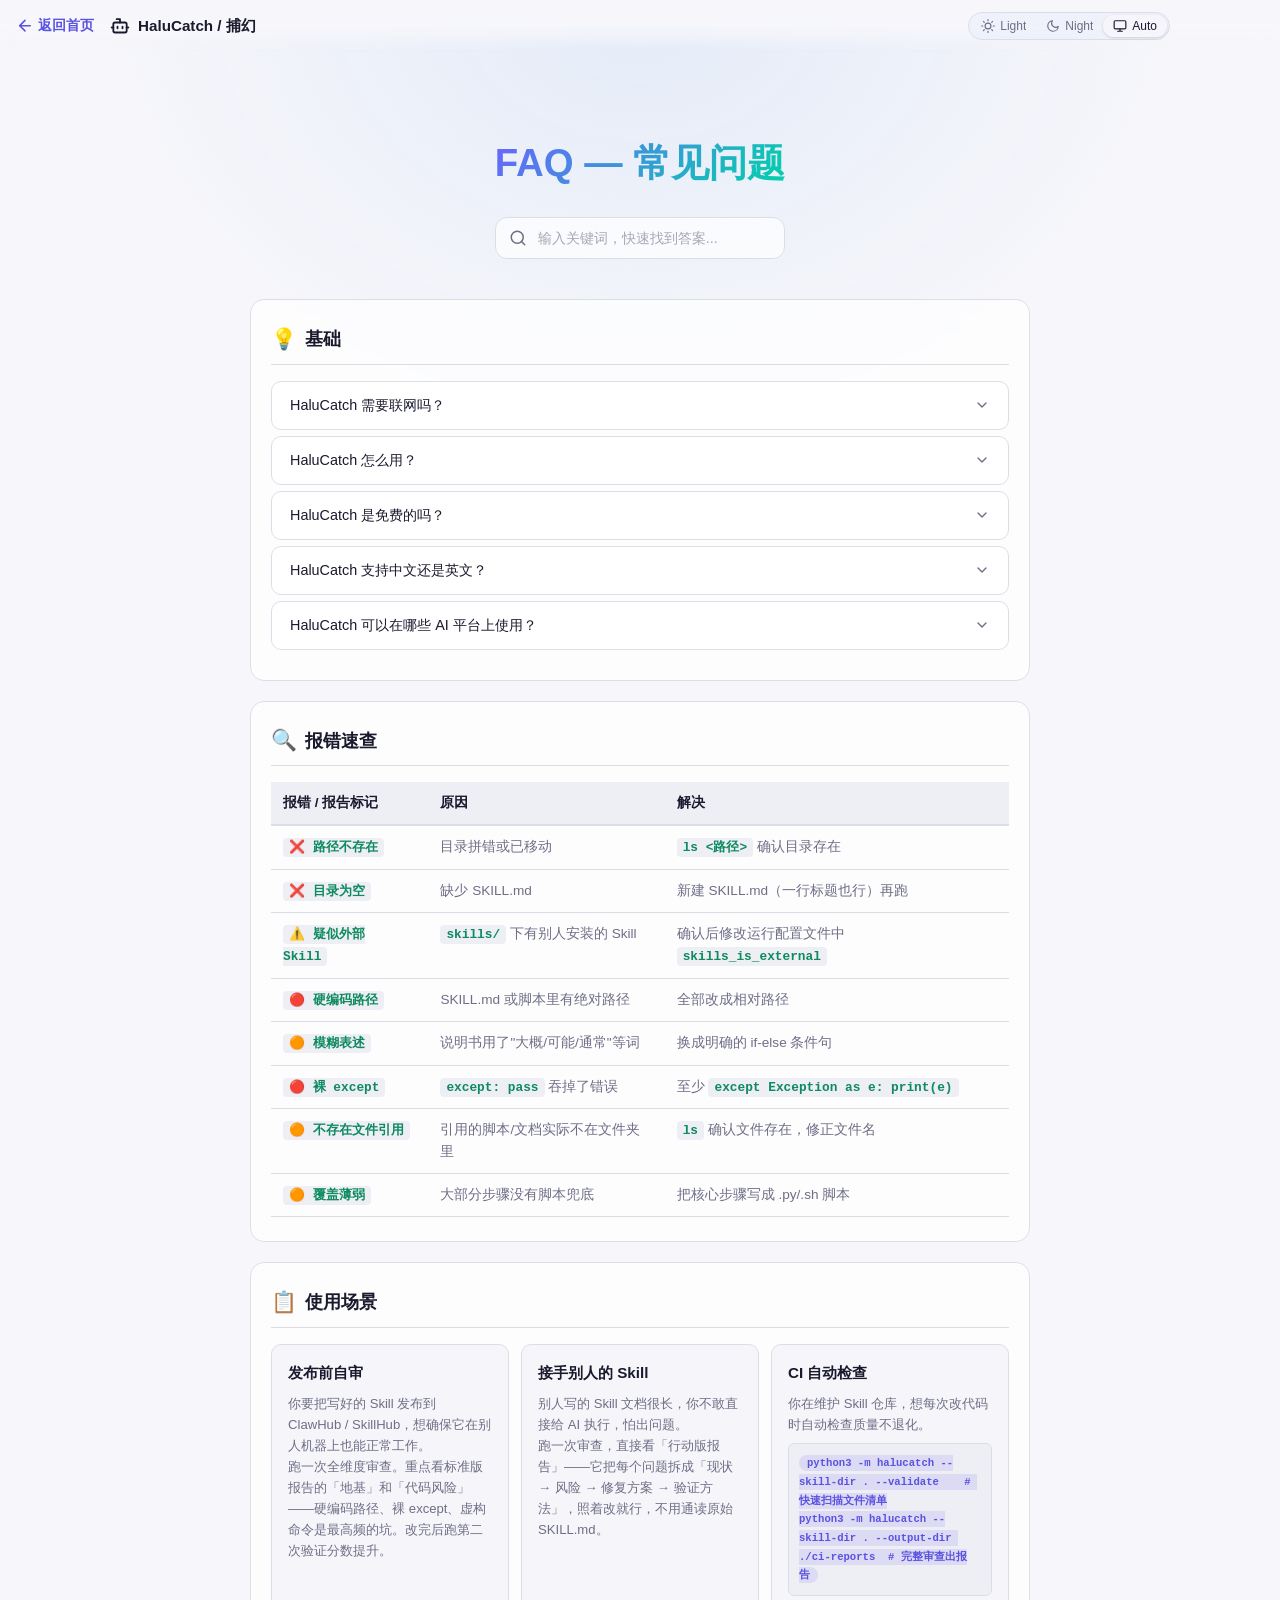
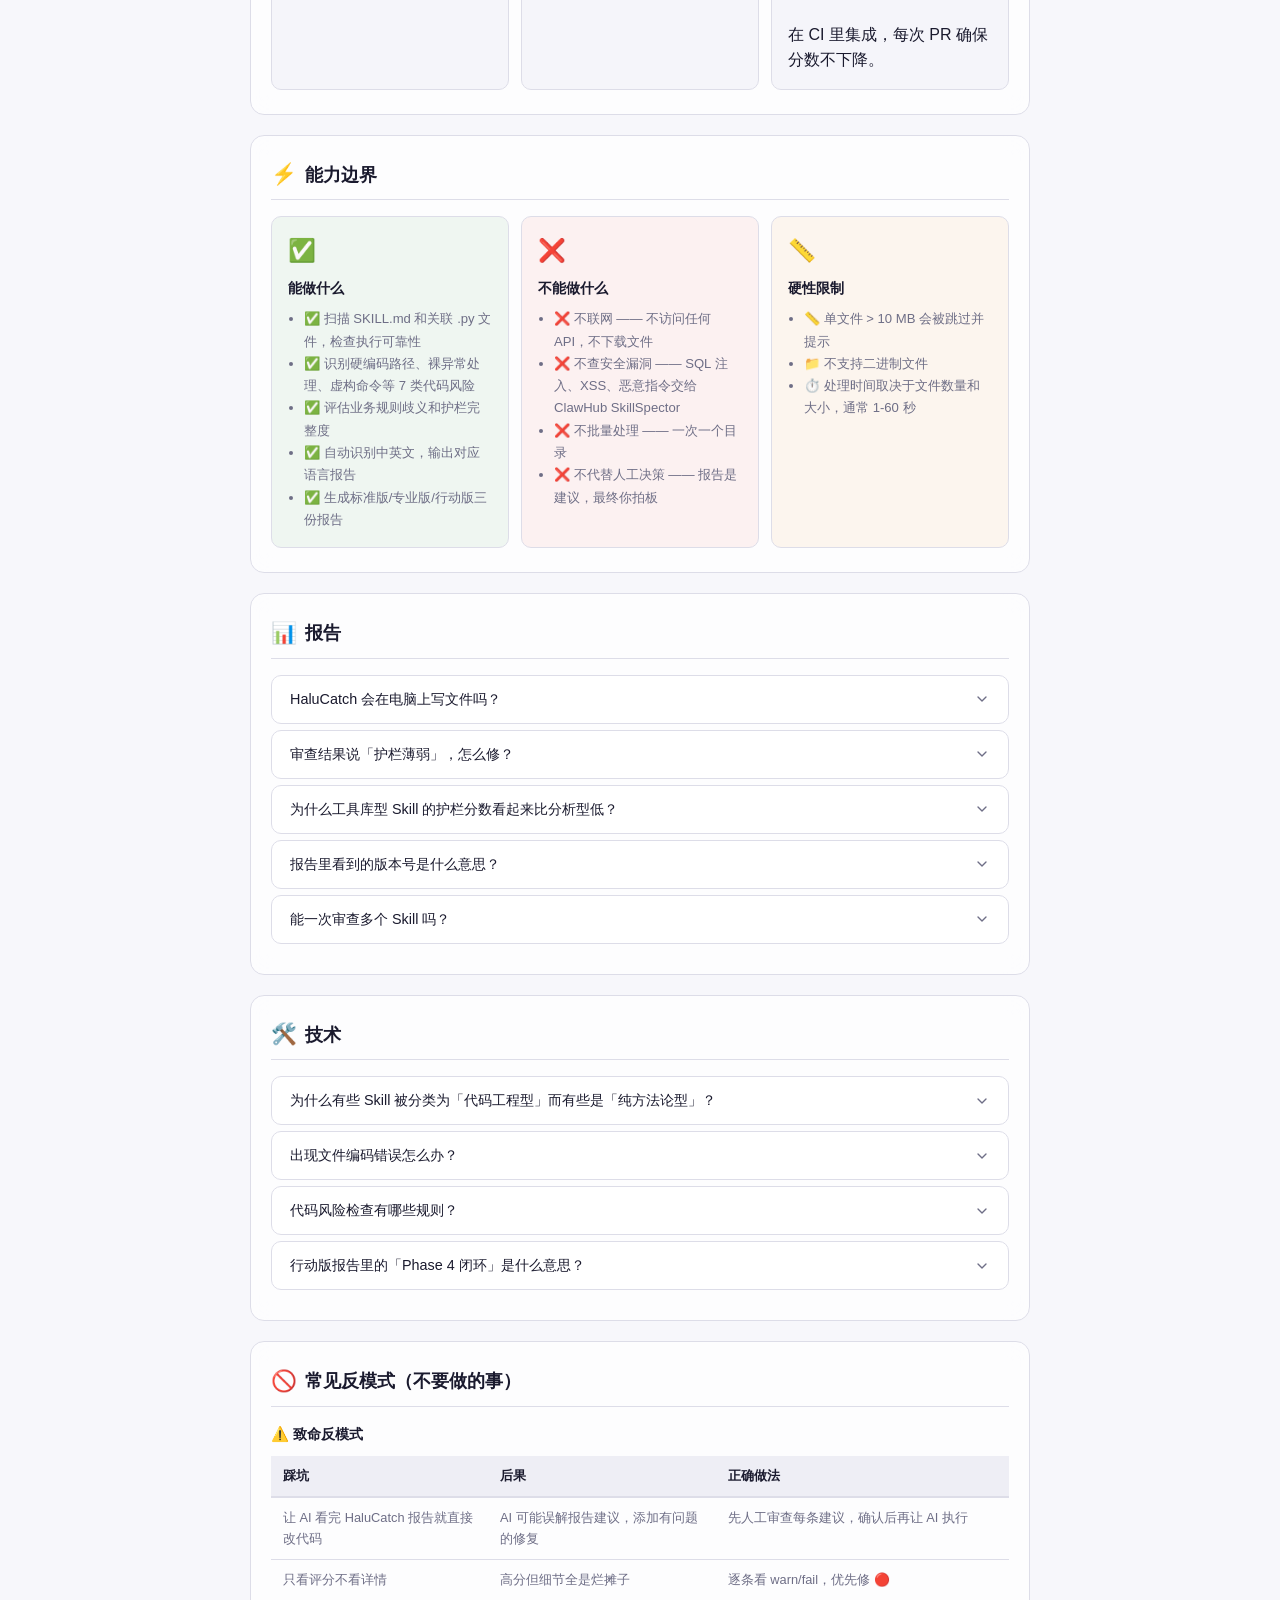
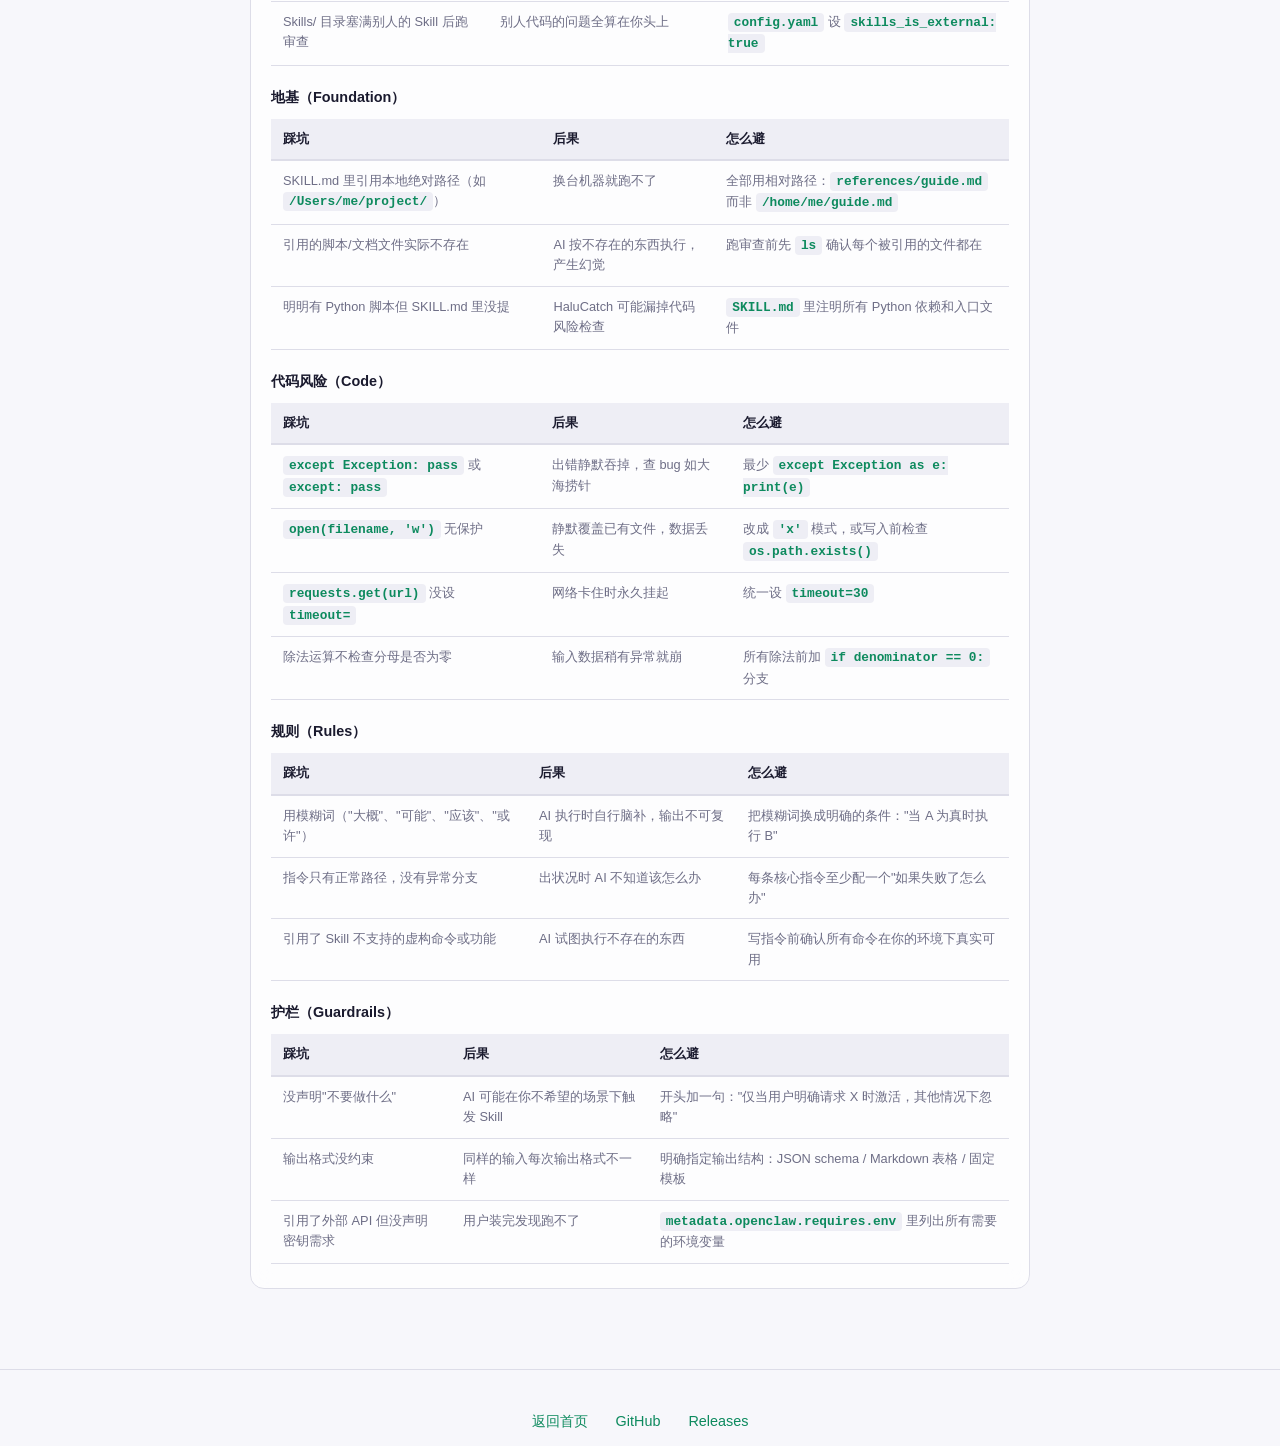
<file: docs/faq/index.html>
<!DOCTYPE html>
<html lang="zh-CN">
<head>
  <meta charset="UTF-8">
  <meta name="viewport" content="width=device-width, initial-scale=1.0">
  <title>FAQ — 常见问题</title>
  <meta name="description" content="HaluCatch 常见问题：安装配置、报错速查、使用场景、能力边界、技术细节">
  <meta property="og:title" content="FAQ — 常见问题">
  <meta property="og:description" content="HaluCatch 常见问题：安装配置、报错速查、使用场景、能力边界、技术细节">
  <meta property="og:url" content="https://codermoray.github.io/HaluCatch/faq/">
  <meta property="og:type" content="website">
  <meta property="og:image" content="https://codermoray.github.io/HaluCatch/og-image.png">
  <meta property="og:image:width" content="1200">
  <meta property="og:image:height" content="630">
  <meta name="twitter:card" content="summary_large_image">
  <meta name="twitter:title" content="FAQ — 常见问题">
  <meta name="twitter:description" content="HaluCatch 常见问题：安装配置、报错速查、使用场景、能力边界、技术细节">
  <meta name="twitter:image" content="https://codermoray.github.io/HaluCatch/og-image.png">
  <link rel="canonical" href="https://codermoray.github.io/HaluCatch/faq/">
  <link rel="icon" type="image/svg+xml" href="../favicon.svg">
  <script>
    var HC_VER = '1.8.8';
    var HC_VER_SHORT = '1.8';

    var _t = (function(){ try { return localStorage.getItem('halucatch-theme'); } catch(e){} return null; })() || 'system';
    if (_t === 'system') _t = matchMedia('(prefers-color-scheme: dark)').matches ? 'dark' : 'light';
    document.documentElement.setAttribute('data-theme', 'dark');
    document.write('<style>html,body{background:#0a0a0f}</style>');
  </script>
  <link rel="stylesheet" href="../assets/css/style.css">
  <link rel="stylesheet" href="../assets/css/faq-page.css">
</head>
<body class="faq-page">

<a href="#faq-main" class="skip-link">跳转到主要内容</a>

<!-- Navigation -->
<nav class="nav">
  <a href="../index.html" class="nav-back-link">
    <svg width="18" height="18" viewBox="0 0 24 24" fill="none" stroke="currentColor" stroke-width="2" stroke-linecap="round" stroke-linejoin="round"><path d="M12 19l-7-7 7-7"/><path d="M19 12H5"/></svg>
    <span class="back-label-full">返回首页</span>
    <span class="back-label-short">返回</span>
  </a>
  <div class="nav-inner">
    <span class="nav-brand">
      <svg width="20" height="20" viewBox="0 0 24 24" fill="none" stroke="currentColor" stroke-width="2.2" stroke-linecap="round" stroke-linejoin="round"><path d="M12 8V4H8"/><rect width="16" height="12" x="4" y="8" rx="2"/><path d="M2 14h2"/><path d="M20 14h2"/><path d="M15 13v2"/><path d="M9 13v2"/></svg>
      <span class="brand-wrap"><span class="brand-full">HaluCatch / 捕幻</span><span class="brand-short">捕幻</span></span>
    </span>
    <div class="nav-tools">
      <div class="theme-pill" id="theme-pill">
        <button class="theme-pill-btn" data-theme="light"><svg viewBox="0 0 24 24" fill="none" stroke="currentColor" stroke-width="2" stroke-linecap="round" stroke-linejoin="round"><circle cx="12" cy="12" r="5"/><path d="M12 1v2M12 21v2M4.22 4.22l1.42 1.42M18.36 18.36l1.42 1.42M1 12h2M21 12h2M4.22 19.78l1.42-1.42M18.36 5.64l1.42-1.42"/></svg><span class="pill-label">Light</span></button>
        <button class="theme-pill-btn" data-theme="dark"><svg viewBox="0 0 24 24" fill="none" stroke="currentColor" stroke-width="2" stroke-linecap="round" stroke-linejoin="round"><path d="M21 12.79A9 9 0 1 1 11.21 3 7 7 0 0 0 21 12.79z"/></svg><span class="pill-label">Night</span></button>
        <button class="theme-pill-btn" data-theme="system"><svg viewBox="0 0 24 24" fill="none" stroke="currentColor" stroke-width="2" stroke-linecap="round" stroke-linejoin="round"><rect x="2" y="3" width="20" height="14" rx="2"/><path d="M8 21h8M12 17v4"/></svg><span class="pill-label">Auto</span></button>
      </div>
    </div>
  </div>
</nav>

<!-- Hero / Title -->
<section class="faq-hero" id="faq-main">
  <h1>FAQ — 常见问题</h1>
  <div class="faq-search-wrap">
    <svg class="faq-search-icon" width="18" height="18" viewBox="0 0 24 24" fill="none" stroke="currentColor" stroke-width="2" stroke-linecap="round" stroke-linejoin="round"><circle cx="11" cy="11" r="8"/><path d="m21 21-4.35-4.35"/></svg>
    <input type="text" class="faq-search" placeholder="输入关键词，快速找到答案...">
    <button class="faq-search-clear" id="faq-search-clear" aria-label="Clear">
      <svg width="16" height="16" viewBox="0 0 24 24" fill="none" stroke="currentColor" stroke-width="2" stroke-linecap="round" stroke-linejoin="round"><path d="M18 6 6 18M6 6l12 12"/></svg>
    </button>
  </div>
</section>

<!-- FAQ Content -->
<main class="faq-content">
  <section class="faq-section qa-section">
  <h3 class="faq-section-title"><span class="fs-icon">💡</span> 基础</h3>
  <div class="faq-item">
      <button class="faq-q" onclick="toggleFaqItem(this)">
        <span>HaluCatch 需要联网吗？</span>
        <svg class="faq-arrow" width="16" height="16" viewBox="0 0 24 24" fill="none" stroke="currentColor" stroke-width="2" stroke-linecap="round" stroke-linejoin="round"><path d="m6 9 6 6 6-6"/></svg>
      </button>
      <div class="faq-a"><p>不需要。全程离线运行，仅扫描本地文件夹中的 SKILL.md 和 .py 文件，不会发起任何网络请求。如果执行卡住，大概率是 AI 对话环境超时或目标路径文件过多导致扫描耗时。</p></div>
    </div>
<div class="faq-item">
      <button class="faq-q" onclick="toggleFaqItem(this)">
        <span>HaluCatch 怎么用？</span>
        <svg class="faq-arrow" width="16" height="16" viewBox="0 0 24 24" fill="none" stroke="currentColor" stroke-width="2" stroke-linecap="round" stroke-linejoin="round"><path d="m6 9 6 6 6-6"/></svg>
      </button>
      <div class="faq-a"><p>对 AI 说「帮我用 HaluCatch 审查 /path/to/skill」即可。AI 会先确认目标路径无误，再开始扫描评估。为避免误操作，请确保指定的路径是希望审查的 Skill 目录，不要指向系统目录或 home 目录。3 步上手：<br><br>1. 跑一次审查 → 看标准版报告了解问题<br>2. 打开 <code>-行动版.md</code> → 从列表第一条开始逐项修复<br>3. 修复后重新跑 → 对比分数是否改善</p></div>
    </div>
<div class="faq-item">
      <button class="faq-q" onclick="toggleFaqItem(this)">
        <span>HaluCatch 是免费的吗？</span>
        <svg class="faq-arrow" width="16" height="16" viewBox="0 0 24 24" fill="none" stroke="currentColor" stroke-width="2" stroke-linecap="round" stroke-linejoin="round"><path d="m6 9 6 6 6-6"/></svg>
      </button>
      <div class="faq-a"><p>是。HaluCatch 采用 MIT 开源协议，完全免费，包括个人和商业使用。源代码在 GitHub 上公开。</p></div>
    </div>
<div class="faq-item">
      <button class="faq-q" onclick="toggleFaqItem(this)">
        <span>HaluCatch 支持中文还是英文？</span>
        <svg class="faq-arrow" width="16" height="16" viewBox="0 0 24 24" fill="none" stroke="currentColor" stroke-width="2" stroke-linecap="round" stroke-linejoin="round"><path d="m6 9 6 6 6-6"/></svg>
      </button>
      <div class="faq-a"><p>都支持。HaluCatch 会自动检测你的 AI 对话环境的语言偏好，输出对应语言的三份报告（标准版、专业版、行动版）。也可以通过 <code>--lang en</code> 或 <code>--lang zh-CN</code> 强制指定。</p></div>
    </div>
<div class="faq-item">
      <button class="faq-q" onclick="toggleFaqItem(this)">
        <span>HaluCatch 可以在哪些 AI 平台上使用？</span>
        <svg class="faq-arrow" width="16" height="16" viewBox="0 0 24 24" fill="none" stroke="currentColor" stroke-width="2" stroke-linecap="round" stroke-linejoin="round"><path d="m6 9 6 6 6-6"/></svg>
      </button>
      <div class="faq-a"><p>HaluCatch 支持所有允许上传提示词/技能的 AI 平台，包括 ClawHub、SkillHub 等技能市场。同时支持纯命令行模式，可以在任何终端中运行。</p></div>
    </div>

</section>

<section class="faq-section table-section">
  <h3 class="faq-section-title"><span class="fs-icon">🔍</span> 报错速查</h3>
  <div class="faq-table-wrap">
    <table class="faq-table">
      <thead><tr><th>报错 / 报告标记</th><th>原因</th><th>解决</th></tr></thead>
<tbody>
      <tr><td><code>❌ 路径不存在</code></td><td>目录拼错或已移动</td><td><code>ls <路径></code> 确认目录存在</td></tr>
      <tr><td><code>❌ 目录为空</code></td><td>缺少 SKILL.md</td><td>新建 SKILL.md（一行标题也行）再跑</td></tr>
      <tr><td><code>⚠️ 疑似外部 Skill</code></td><td><code>skills/</code> 下有别人安装的 Skill</td><td>确认后修改运行配置文件中 <code>skills_is_external</code></td></tr>
      <tr><td><code>🔴 硬编码路径</code></td><td>SKILL.md 或脚本里有绝对路径</td><td>全部改成相对路径</td></tr>
      <tr><td><code>🟠 模糊表述</code></td><td>说明书用了"大概/可能/通常"等词</td><td>换成明确的 if-else 条件句</td></tr>
      <tr><td><code>🔴 裸 except</code></td><td><code>except: pass</code> 吞掉了错误</td><td>至少 <code>except Exception as e: print(e)</code></td></tr>
      <tr><td><code>🟠 不存在文件引用</code></td><td>引用的脚本/文档实际不在文件夹里</td><td><code>ls</code> 确认文件存在，修正文件名</td></tr>
      <tr><td><code>🟠 覆盖薄弱</code></td><td>大部分步骤没有脚本兜底</td><td>把核心步骤写成 .py/.sh 脚本</td></tr>
    </tbody>
  </table>
</div>
</section>

<section class="faq-section scenes-section">
  <h3 class="faq-section-title"><span class="fs-icon">📋</span> 使用场景</h3>
  <div class="scenes-grid">
    <div class="scene-card">
      <h4>发布前自审</h4>
      <p>你要把写好的 Skill 发布到 ClawHub / SkillHub，想确保它在别人机器上也能正常工作。<br>跑一次全维度审查。重点看标准版报告的「地基」和「代码风险」——硬编码路径、裸 except、虚构命令是最高频的坑。改完后跑第二次验证分数提升。</p>
    </div>
    <div class="scene-card">
      <h4>接手别人的 Skill</h4>
      <p>别人写的 Skill 文档很长，你不敢直接给 AI 执行，怕出问题。<br>跑一次审查，直接看「行动版报告」——它把每个问题拆成「现状 → 风险 → 修复方案 → 验证方法」，照着改就行，不用通读原始 SKILL.md。</p>
    </div>
    <div class="scene-card">
      <h4>CI 自动检查</h4>
      <p>你在维护 Skill 仓库，想每次改代码时自动检查质量不退化。<br><pre><code>python3 -m halucatch --skill-dir . --validate    # 快速扫描文件清单<br>python3 -m halucatch --skill-dir . --output-dir ./ci-reports  # 完整审查出报告</code></pre><br>在 CI 里集成，每次 PR 确保分数不下降。</p>
    </div>
  </div>
</section>

<section class="faq-section capabilities-section">
  <h3 class="faq-section-title"><span class="fs-icon">⚡</span> 能力边界</h3>
  <div class="caps-grid">
    <div class="cap-card cap-green">
      <div class="cap-icon">✅</div>
      <h4>能做什么</h4>
      <ul>      <li>✅ 扫描 SKILL.md 和关联 .py 文件，检查执行可靠性</li>
      <li>✅ 识别硬编码路径、裸异常处理、虚构命令等 7 类代码风险</li>
      <li>✅ 评估业务规则歧义和护栏完整度</li>
      <li>✅ 自动识别中英文，输出对应语言报告</li>
      <li>✅ 生成标准版/专业版/行动版三份报告</li></ul>
    </div>
    <div class="cap-card cap-red">
      <div class="cap-icon">❌</div>
      <h4>不能做什么</h4>
      <ul>      <li>❌ 不联网 —— 不访问任何 API，不下载文件</li>
      <li>❌ 不查安全漏洞 —— SQL 注入、XSS、恶意指令交给 ClawHub SkillSpector</li>
      <li>❌ 不批量处理 —— 一次一个目录</li>
      <li>❌ 不代替人工决策 —— 报告是建议，最终你拍板</li></ul>
    </div>
    <div class="cap-card cap-orange">
      <div class="cap-icon">📏</div>
      <h4>硬性限制</h4>
      <ul>      <li>📏 单文件 > 10 MB 会被跳过并提示</li>
      <li>📁 不支持二进制文件</li>
      <li>⏱️ 处理时间取决于文件数量和大小，通常 1-60 秒</li></ul>
    </div>
  </div>
</section>

<section class="faq-section qa-section">
  <h3 class="faq-section-title"><span class="fs-icon">📊</span> 报告</h3>
  <div class="faq-item">
      <button class="faq-q" onclick="toggleFaqItem(this)">
        <span>HaluCatch 会在电脑上写文件吗？</span>
        <svg class="faq-arrow" width="16" height="16" viewBox="0 0 24 24" fill="none" stroke="currentColor" stroke-width="2" stroke-linecap="round" stroke-linejoin="round"><path d="m6 9 6 6 6-6"/></svg>
      </button>
      <div class="faq-a"><p>会。审查完成后自动在 <code>HaluCatch/reports/</code> 目录生成三份报告（标准版、专业版、行动版 .md 文件）。不会修改目标 Skill 目录中的任何文件。如需自定义输出路径，使用 <code>--output-dir</code> 参数。<br><br><strong>Q: 审查结果长什么样？</strong><br><br>标准版报告示例（白话、零术语，给非技术用户看）：<br><br><pre><code># HaluCatch 审计报告 — my-skill<br><br>## 📌 一句话总结<br><br>🟢 3 通过 · ⚠️ 2 注意 · 💡 3 可优化<br><br>## 🎯 核心结论<br><br>| 地基 | 代码 | 规则 | 护栏 | 复杂度 |<br>|:--:|:--:|:--:|:--:|:--:|<br>| 🟢 稳固 6/6 | 🟢 干净 90/90 | 🟡 有歧义 4/6 | 🟢 到位 11/11 | 🟡 注意 2.2/10 |<br><br>### 做的不错 👍<br>- ✅ 有固化脚本兜底核心任务<br><br>### 需要注意的方面<br>- ⚠️ 存在模糊表述 ['大概']（说明书写了模糊词，AI 可能会猜错）</code></pre><br><br>包含专业版（11 项指标表 + KaTeX 公式）和行动版（修复清单）。完整示例：运行 <code>python3 halucatch_core.py --skill-dir .</code> 审自己的项目，或查看 [在线 Demo](https://codermoray.github.io/HaluCatch/) 的交互式报告预览。</p></div>
    </div>
<div class="faq-item">
      <button class="faq-q" onclick="toggleFaqItem(this)">
        <span>审查结果说「护栏薄弱」，怎么修？</span>
        <svg class="faq-arrow" width="16" height="16" viewBox="0 0 24 24" fill="none" stroke="currentColor" stroke-width="2" stroke-linecap="round" stroke-linejoin="round"><path d="m6 9 6 6 6-6"/></svg>
      </button>
      <div class="faq-a"><p>看同目录下的 <code>HaluCatch-report-日期-行动版.md</code>，它逐条列出了修复方案和验证检查点。按清单逐项改即可，改完后重新审查验证。</p></div>
    </div>
<div class="faq-item">
      <button class="faq-q" onclick="toggleFaqItem(this)">
        <span>为什么工具库型 Skill 的护栏分数看起来比分析型低？</span>
        <svg class="faq-arrow" width="16" height="16" viewBox="0 0 24 24" fill="none" stroke="currentColor" stroke-width="2" stroke-linecap="round" stroke-linejoin="round"><path d="m6 9 6 6 6-6"/></svg>
      </button>
      <div class="faq-a"><p>护栏检查按类型分层——工具库型只查 5 项核心项（跳过数据来源/时效性/置信度），分析型查全 8 项。分母不同，分数不可直接比较。</p></div>
    </div>
<div class="faq-item">
      <button class="faq-q" onclick="toggleFaqItem(this)">
        <span>报告里看到的版本号是什么意思？</span>
        <svg class="faq-arrow" width="16" height="16" viewBox="0 0 24 24" fill="none" stroke="currentColor" stroke-width="2" stroke-linecap="round" stroke-linejoin="round"><path d="m6 9 6 6 6-6"/></svg>
      </button>
      <div class="faq-a"><p>报告日期是生成当天，版本号跟随 HaluCatch 自身版本。同一个 Skill 在不同版本 HaluCatch 下的评分可能不同——因为检测规则在持续改进。</p></div>
    </div>
<div class="faq-item">
      <button class="faq-q" onclick="toggleFaqItem(this)">
        <span>能一次审查多个 Skill 吗？</span>
        <svg class="faq-arrow" width="16" height="16" viewBox="0 0 24 24" fill="none" stroke="currentColor" stroke-width="2" stroke-linecap="round" stroke-linejoin="round"><path d="m6 9 6 6 6-6"/></svg>
      </button>
      <div class="faq-a"><p>当前版本暂不支持批量模式。你可以逐个运行。批量功能已在 roadmap 中。</p></div>
    </div>

</section>

<section class="faq-section qa-section">
  <h3 class="faq-section-title"><span class="fs-icon">🛠️</span> 技术</h3>
  <div class="faq-item">
      <button class="faq-q" onclick="toggleFaqItem(this)">
        <span>为什么有些 Skill 被分类为「代码工程型」而有些是「纯方法论型」？</span>
        <svg class="faq-arrow" width="16" height="16" viewBox="0 0 24 24" fill="none" stroke="currentColor" stroke-width="2" stroke-linecap="round" stroke-linejoin="round"><path d="m6 9 6 6 6-6"/></svg>
      </button>
      <div class="faq-a"><p>含 .py 文件、或 SKILL.md 中嵌入了 <code>\</code>\<code>\</code>python` 代码块、或引用了 pandas 等数据处理库的 Skill → 代码工程型（启用全四维评估）。其余 → 纯方法论型（只查方法论+护栏）。</p></div>
    </div>
<div class="faq-item">
      <button class="faq-q" onclick="toggleFaqItem(this)">
        <span>出现文件编码错误怎么办？</span>
        <svg class="faq-arrow" width="16" height="16" viewBox="0 0 24 24" fill="none" stroke="currentColor" stroke-width="2" stroke-linecap="round" stroke-linejoin="round"><path d="m6 9 6 6 6-6"/></svg>
      </button>
      <div class="faq-a"><p>HaluCatch 会尝试以 UTF-8 读取所有文件。如果遇到非 UTF-8 编码（如 GBK），会用 <code>backslashreplace</code> 保留原始字节的转义形式，避免静默丢数据。</p></div>
    </div>
<div class="faq-item">
      <button class="faq-q" onclick="toggleFaqItem(this)">
        <span>代码风险检查有哪些规则？</span>
        <svg class="faq-arrow" width="16" height="16" viewBox="0 0 24 24" fill="none" stroke="currentColor" stroke-width="2" stroke-linecap="round" stroke-linejoin="round"><path d="m6 9 6 6 6-6"/></svg>
      </button>
      <div class="faq-a"><p>当前 7 条通用规则：异常处理（裸 except: pass）、浮点比较（== 0.0）、除零风险（return 中无保护除法）、硬编码阈值（固定 skiprows）、路径拼接（字符串拼路径）、静默覆盖（open 写模式无警告）、超时缺失（requests 无 timeout）。</p></div>
    </div>
<div class="faq-item">
      <button class="faq-q" onclick="toggleFaqItem(this)">
        <span>行动版报告里的「Phase 4 闭环」是什么意思？</span>
        <svg class="faq-arrow" width="16" height="16" viewBox="0 0 24 24" fill="none" stroke="currentColor" stroke-width="2" stroke-linecap="round" stroke-linejoin="round"><path d="m6 9 6 6 6-6"/></svg>
      </button>
      <div class="faq-a"><p>审查完成后，HaluCatch 会询问是否按方案修复。选择「执行修复」→ 将方案发给 AI 实施 → 修复后重新审查验证。选择「我有更好建议」→ 描述你的想法 → 重新生成方案。选「不执行」→ 结束。完整的「发现→修复→验证」链路。</p></div>
    </div>

</section>

<section class="faq-section antipattern-section">
  <h3 class="faq-section-title"><span class="fs-icon">🚫</span> 常见反模式（不要做的事）</h3>
    <div class="antipattern-sub">
    <h4>⚠️ 致命反模式</h4>
    <div class="faq-table-wrap">
    <table class="faq-table">
      <thead><tr><th>踩坑</th><th>后果</th><th>正确做法</th></tr></thead>
<tbody>
      <tr><td>让 AI 看完 HaluCatch 报告就直接改代码</td><td>AI 可能误解报告建议，添加有问题的修复</td><td>先人工审查每条建议，确认后再让 AI 执行</td></tr>
      <tr><td>只看评分不看详情</td><td>高分但细节全是烂摊子</td><td>逐条看 warn/fail，优先修 🔴</td></tr>
      <tr><td>Skills/ 目录塞满别人的 Skill 后跑审查</td><td>别人代码的问题全算在你头上</td><td><code>config.yaml</code> 设 <code>skills_is_external: true</code></td></tr>
    </tbody>
  </table>
</div>
  </div>
  <div class="antipattern-sub">
    <h4>地基（Foundation）</h4>
    <div class="faq-table-wrap">
    <table class="faq-table">
      <thead><tr><th>踩坑</th><th>后果</th><th>怎么避</th></tr></thead>
<tbody>
      <tr><td>SKILL.md 里引用本地绝对路径（如 <code>/Users/me/project/</code>）</td><td>换台机器就跑不了</td><td>全部用相对路径：<code>references/guide.md</code> 而非 <code>/home/me/guide.md</code></td></tr>
      <tr><td>引用的脚本/文档文件实际不存在</td><td>AI 按不存在的东西执行，产生幻觉</td><td>跑审查前先 <code>ls</code> 确认每个被引用的文件都在</td></tr>
      <tr><td>明明有 Python 脚本但 SKILL.md 里没提</td><td>HaluCatch 可能漏掉代码风险检查</td><td><code>SKILL.md</code> 里注明所有 Python 依赖和入口文件</td></tr>
    </tbody>
  </table>
</div>
  </div>
  <div class="antipattern-sub">
    <h4>代码风险（Code）</h4>
    <div class="faq-table-wrap">
    <table class="faq-table">
      <thead><tr><th>踩坑</th><th>后果</th><th>怎么避</th></tr></thead>
<tbody>
      <tr><td><code>except Exception: pass</code> 或 <code>except: pass</code></td><td>出错静默吞掉，查 bug 如大海捞针</td><td>最少 <code>except Exception as e: print(e)</code></td></tr>
      <tr><td><code>open(filename, 'w')</code> 无保护</td><td>静默覆盖已有文件，数据丢失</td><td>改成 <code>'x'</code> 模式，或写入前检查 <code>os.path.exists()</code></td></tr>
      <tr><td><code>requests.get(url)</code> 没设 <code>timeout=</code></td><td>网络卡住时永久挂起</td><td>统一设 <code>timeout=30</code></td></tr>
      <tr><td>除法运算不检查分母是否为零</td><td>输入数据稍有异常就崩</td><td>所有除法前加 <code>if denominator == 0:</code> 分支</td></tr>
    </tbody>
  </table>
</div>
  </div>
  <div class="antipattern-sub">
    <h4>规则（Rules）</h4>
    <div class="faq-table-wrap">
    <table class="faq-table">
      <thead><tr><th>踩坑</th><th>后果</th><th>怎么避</th></tr></thead>
<tbody>
      <tr><td>用模糊词（"大概"、"可能"、"应该"、"或许"）</td><td>AI 执行时自行脑补，输出不可复现</td><td>把模糊词换成明确的条件："当 A 为真时执行 B"</td></tr>
      <tr><td>指令只有正常路径，没有异常分支</td><td>出状况时 AI 不知道该怎么办</td><td>每条核心指令至少配一个"如果失败了怎么办"</td></tr>
      <tr><td>引用了 Skill 不支持的虚构命令或功能</td><td>AI 试图执行不存在的东西</td><td>写指令前确认所有命令在你的环境下真实可用</td></tr>
    </tbody>
  </table>
</div>
  </div>
  <div class="antipattern-sub">
    <h4>护栏（Guardrails）</h4>
    <div class="faq-table-wrap">
    <table class="faq-table">
      <thead><tr><th>踩坑</th><th>后果</th><th>怎么避</th></tr></thead>
<tbody>
      <tr><td>没声明"不要做什么"</td><td>AI 可能在你不希望的场景下触发 Skill</td><td>开头加一句："仅当用户明确请求 X 时激活，其他情况下忽略"</td></tr>
      <tr><td>输出格式没约束</td><td>同样的输入每次输出格式不一样</td><td>明确指定输出结构：JSON schema / Markdown 表格 / 固定模板</td></tr>
      <tr><td>引用了外部 API 但没声明密钥需求</td><td>用户装完发现跑不了</td><td><code>metadata.openclaw.requires.env</code> 里列出所有需要的环境变量</td></tr>
    </tbody>
  </table>
</div>
  </div>

</section>

  <div class="faq-no-results" id="faq-no-results">
    <p class="faq-no-results-msg">未找到匹配的结果</p>
    <p class="faq-no-results-hint">试试这些关键词：</p>
    <div class="faq-keyword-chips" id="faq-keyword-chips">
      <button class="keyword-chip" data-keyword="联网">联网</button><button class="keyword-chip" data-keyword="安装">安装</button><button class="keyword-chip" data-keyword="报错">报错</button><button class="keyword-chip" data-keyword="报告">报告</button><button class="keyword-chip" data-keyword="批量">批量</button><button class="keyword-chip" data-keyword="免费">免费</button><button class="keyword-chip" data-keyword="中文">中文</button>
    </div>
  </div>
</main>

<!-- Back to Top Button -->
<button class="back-to-top" id="back-to-top" aria-label="回到顶部">
  <svg width="20" height="20" viewBox="0 0 24 24" fill="none" stroke="currentColor" stroke-width="2.2" stroke-linecap="round" stroke-linejoin="round"><path d="M12 19V5M5 12l7-7 7 7"/></svg>
</button>

<!-- Footer -->
<footer>
  <p>
    <a href="../index.html">返回首页</a>
    <a href="https://github.com/CoderMoray/HaluCatch">GitHub</a>
    <a href="https://github.com/CoderMoray/HaluCatch/releases">Releases</a>
  </p>
  <p style="margin-top:12px;">HaluCatch © 2026 · MIT License</p>
</footer>

<script src="../assets/js/theme.js"></script>
<script src="../assets/js/faq.js"></script>
<script src="../assets/js/faq-search.js"></script>
<script src="../assets/js/version.js"></script>

</body>
</html>
</file>
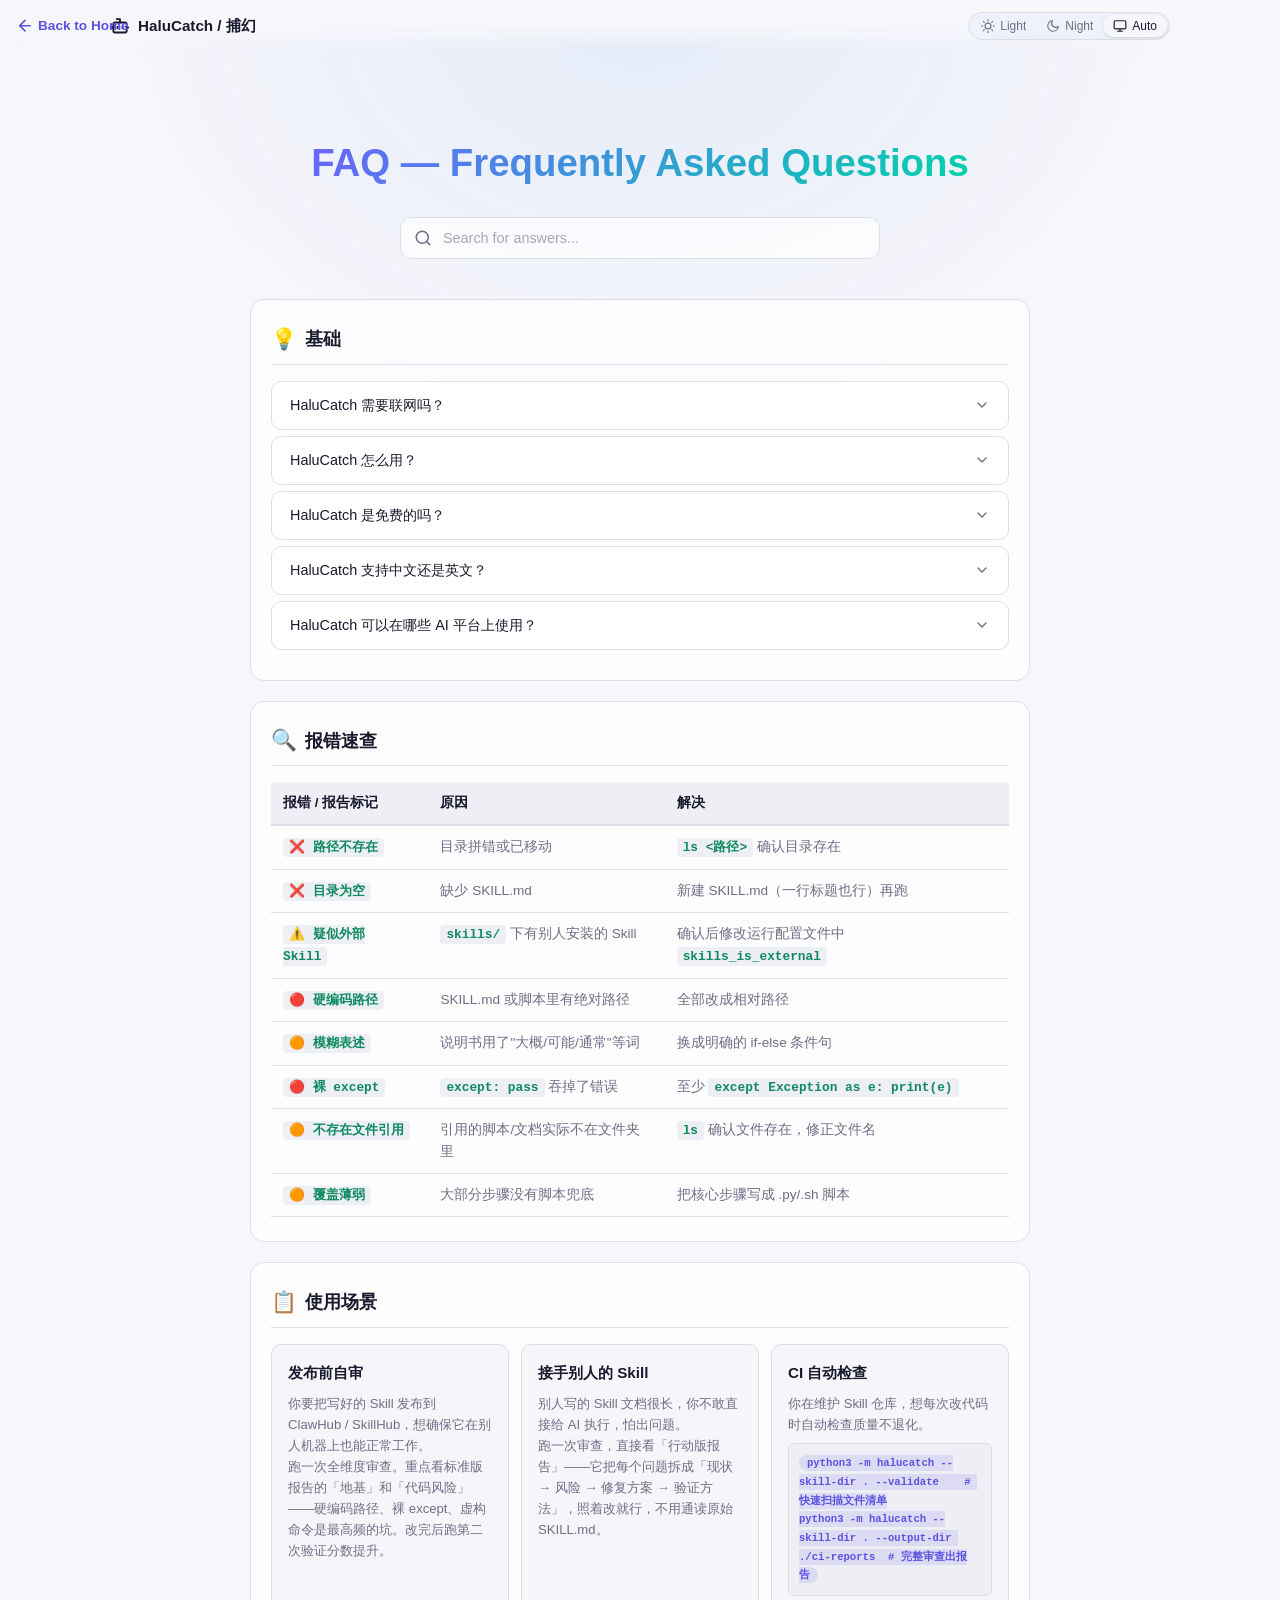
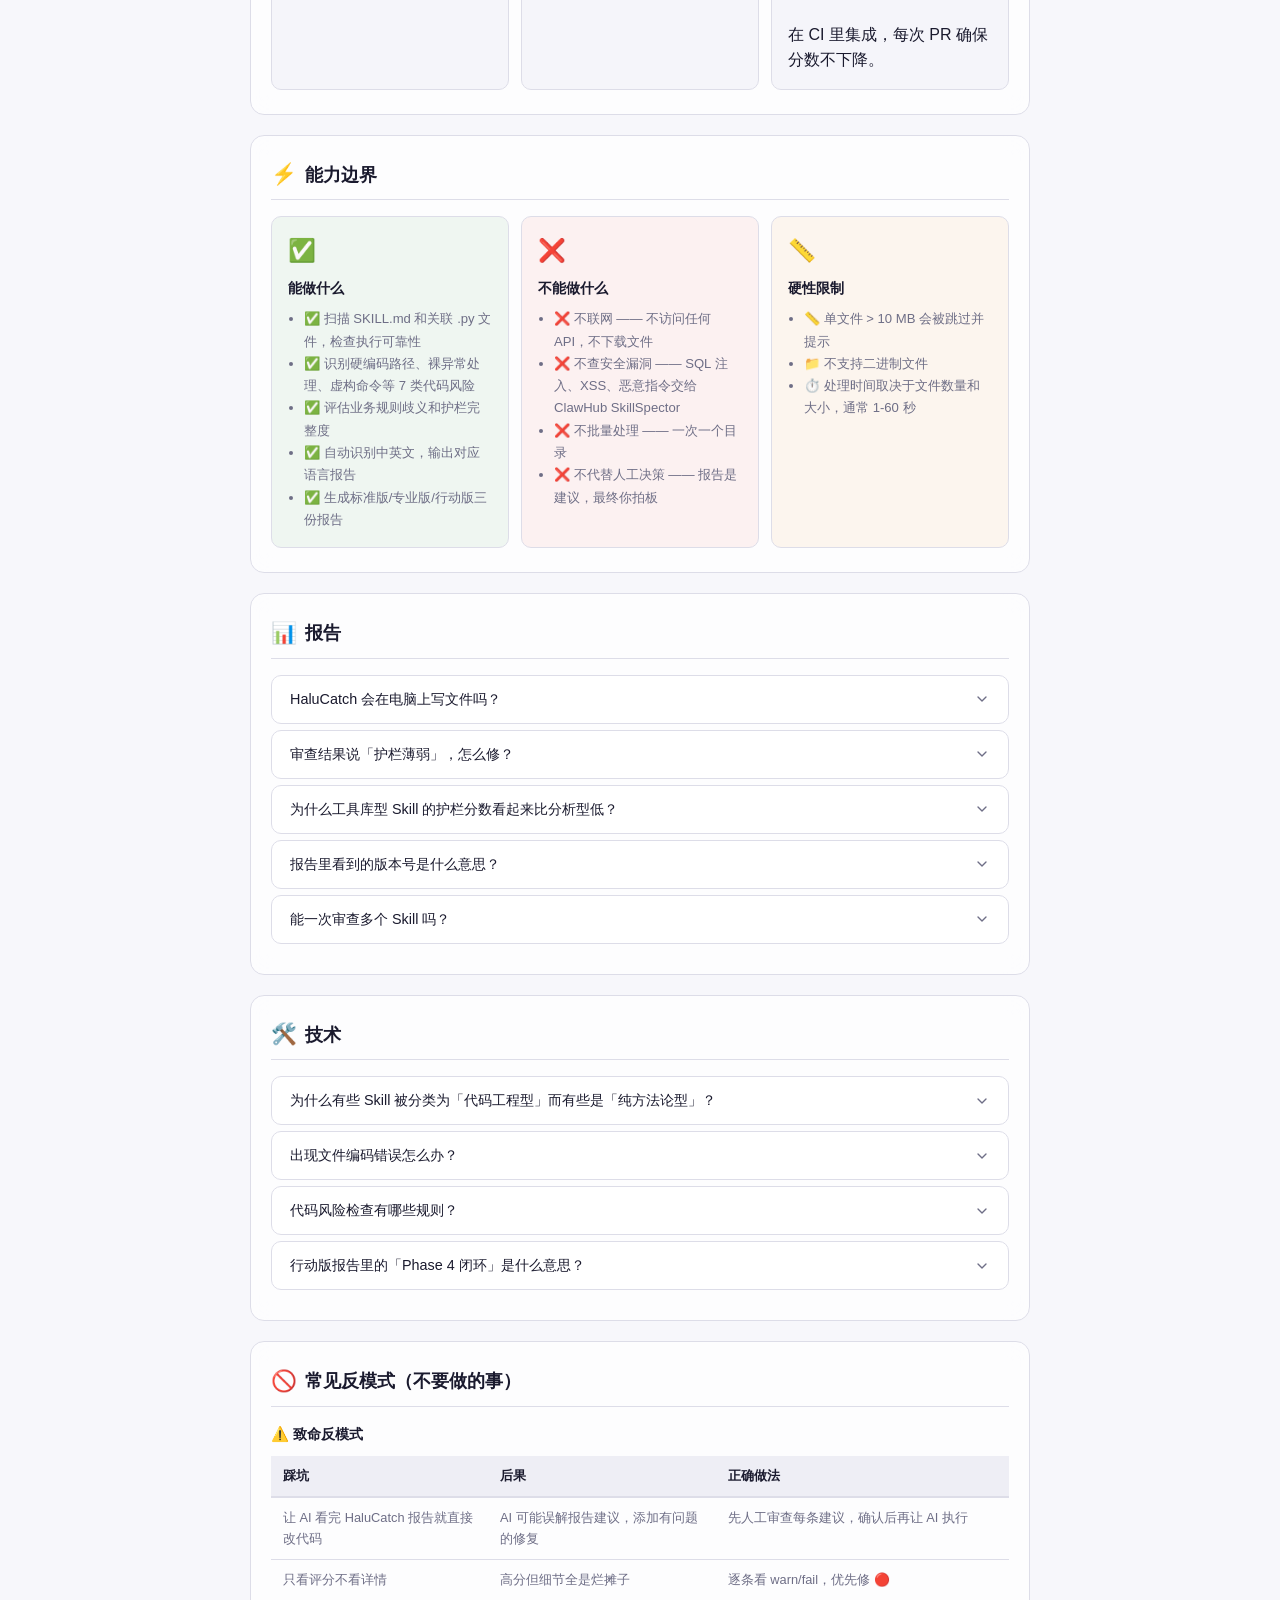
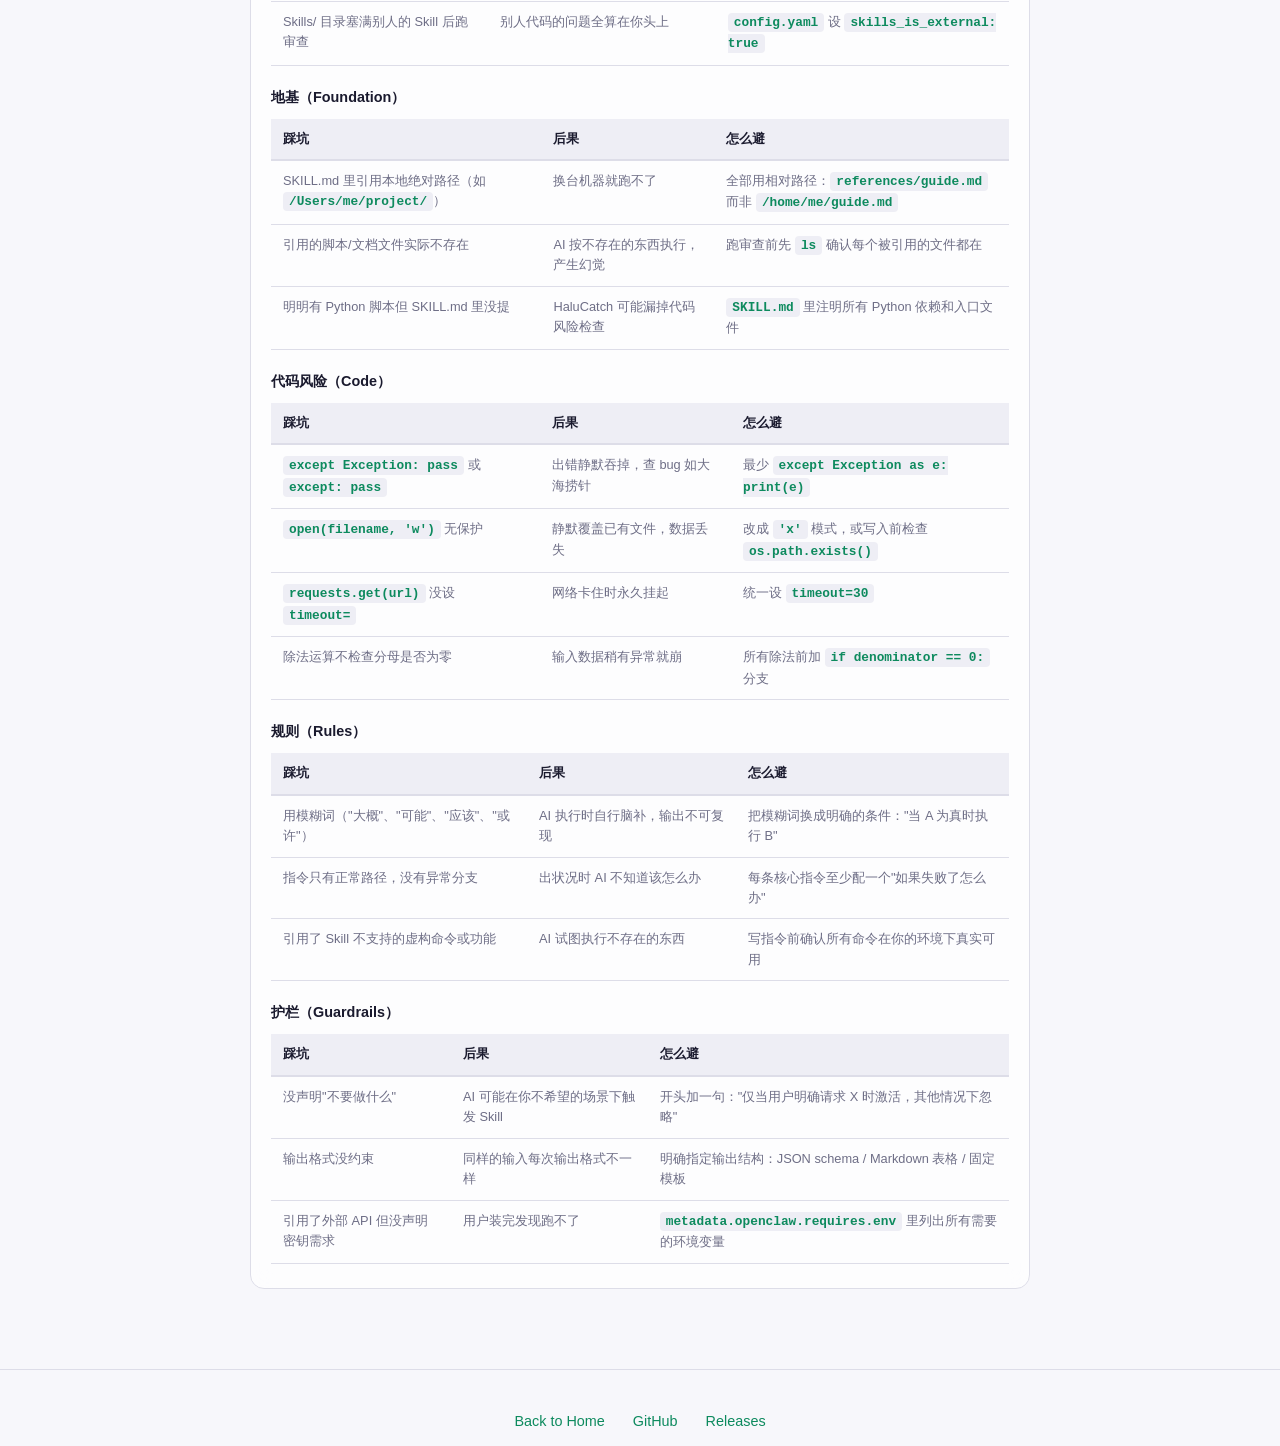
<file: docs/en/faq/index.html>
<!DOCTYPE html>
<html lang="en">
<head>
  <meta charset="UTF-8">
  <meta name="viewport" content="width=device-width, initial-scale=1.0">
  <title>FAQ — Frequently Asked Questions</title>
  <meta name="description" content="HaluCatch FAQ: installation, error lookup, use cases, capabilities, technical details">
  <meta property="og:title" content="FAQ — Frequently Asked Questions">
  <meta property="og:description" content="HaluCatch FAQ: installation, error lookup, use cases, capabilities, technical details">
  <meta property="og:url" content="https://codermoray.github.io/HaluCatch/faq/">
  <meta property="og:type" content="website">
  <meta property="og:image" content="https://codermoray.github.io/HaluCatch/og-image.png">
  <meta property="og:image:width" content="1200">
  <meta property="og:image:height" content="630">
  <meta name="twitter:card" content="summary_large_image">
  <meta name="twitter:title" content="FAQ — Frequently Asked Questions">
  <meta name="twitter:description" content="HaluCatch FAQ: installation, error lookup, use cases, capabilities, technical details">
  <meta name="twitter:image" content="https://codermoray.github.io/HaluCatch/og-image.png">
  <link rel="canonical" href="https://codermoray.github.io/HaluCatch/faq/">
  <link rel="icon" type="image/svg+xml" href="../favicon.svg">
  <script>
    var HC_VER = '1.8.8';
    var HC_VER_SHORT = '1.8';

    var _t = (function(){ try { return localStorage.getItem('halucatch-theme'); } catch(e){} return null; })() || 'system';
    if (_t === 'system') _t = matchMedia('(prefers-color-scheme: dark)').matches ? 'dark' : 'light';
    document.documentElement.setAttribute('data-theme', 'dark');
    document.write('<style>html,body{background:#0a0a0f}</style>');
  </script>
  <link rel="stylesheet" href="../assets/css/style.css">
  <link rel="stylesheet" href="../assets/css/faq-page.css">
</head>
<body class="faq-page">

<a href="#faq-main" class="skip-link">Skip to main content</a>

<!-- Navigation -->
<nav class="nav">
  <a href="../index.html" class="nav-back-link">
    <svg width="18" height="18" viewBox="0 0 24 24" fill="none" stroke="currentColor" stroke-width="2" stroke-linecap="round" stroke-linejoin="round"><path d="M12 19l-7-7 7-7"/><path d="M19 12H5"/></svg>
    <span class="back-label-full">Back to Home</span>
    <span class="back-label-short">Back</span>
  </a>
  <div class="nav-inner">
    <span class="nav-brand">
      <svg width="20" height="20" viewBox="0 0 24 24" fill="none" stroke="currentColor" stroke-width="2.2" stroke-linecap="round" stroke-linejoin="round"><path d="M12 8V4H8"/><rect width="16" height="12" x="4" y="8" rx="2"/><path d="M2 14h2"/><path d="M20 14h2"/><path d="M15 13v2"/><path d="M9 13v2"/></svg>
      <span class="brand-wrap"><span class="brand-full">HaluCatch / 捕幻</span><span class="brand-short">捕幻</span></span>
    </span>
    <div class="nav-tools">
      <div class="theme-pill" id="theme-pill">
        <button class="theme-pill-btn" data-theme="light"><svg viewBox="0 0 24 24" fill="none" stroke="currentColor" stroke-width="2" stroke-linecap="round" stroke-linejoin="round"><circle cx="12" cy="12" r="5"/><path d="M12 1v2M12 21v2M4.22 4.22l1.42 1.42M18.36 18.36l1.42 1.42M1 12h2M21 12h2M4.22 19.78l1.42-1.42M18.36 5.64l1.42-1.42"/></svg><span class="pill-label">Light</span></button>
        <button class="theme-pill-btn" data-theme="dark"><svg viewBox="0 0 24 24" fill="none" stroke="currentColor" stroke-width="2" stroke-linecap="round" stroke-linejoin="round"><path d="M21 12.79A9 9 0 1 1 11.21 3 7 7 0 0 0 21 12.79z"/></svg><span class="pill-label">Night</span></button>
        <button class="theme-pill-btn" data-theme="system"><svg viewBox="0 0 24 24" fill="none" stroke="currentColor" stroke-width="2" stroke-linecap="round" stroke-linejoin="round"><rect x="2" y="3" width="20" height="14" rx="2"/><path d="M8 21h8M12 17v4"/></svg><span class="pill-label">Auto</span></button>
      </div>
    </div>
  </div>
</nav>

<!-- Hero / Title -->
<section class="faq-hero" id="faq-main">
  <h1>FAQ — Frequently Asked Questions</h1>
  <div class="faq-search-wrap">
    <svg class="faq-search-icon" width="18" height="18" viewBox="0 0 24 24" fill="none" stroke="currentColor" stroke-width="2" stroke-linecap="round" stroke-linejoin="round"><circle cx="11" cy="11" r="8"/><path d="m21 21-4.35-4.35"/></svg>
    <input type="text" class="faq-search" placeholder="Search for answers...">
    <button class="faq-search-clear" id="faq-search-clear" aria-label="Clear">
      <svg width="16" height="16" viewBox="0 0 24 24" fill="none" stroke="currentColor" stroke-width="2" stroke-linecap="round" stroke-linejoin="round"><path d="M18 6 6 18M6 6l12 12"/></svg>
    </button>
  </div>
</section>

<!-- FAQ Content -->
<main class="faq-content">
  <section class="faq-section qa-section">
  <h3 class="faq-section-title"><span class="fs-icon">💡</span> 基础</h3>
  <div class="faq-item">
      <button class="faq-q" onclick="toggleFaqItem(this)">
        <span>HaluCatch 需要联网吗？</span>
        <svg class="faq-arrow" width="16" height="16" viewBox="0 0 24 24" fill="none" stroke="currentColor" stroke-width="2" stroke-linecap="round" stroke-linejoin="round"><path d="m6 9 6 6 6-6"/></svg>
      </button>
      <div class="faq-a"><p>不需要。全程离线运行，仅扫描本地文件夹中的 SKILL.md 和 .py 文件，不会发起任何网络请求。如果执行卡住，大概率是 AI 对话环境超时或目标路径文件过多导致扫描耗时。</p></div>
    </div>
<div class="faq-item">
      <button class="faq-q" onclick="toggleFaqItem(this)">
        <span>HaluCatch 怎么用？</span>
        <svg class="faq-arrow" width="16" height="16" viewBox="0 0 24 24" fill="none" stroke="currentColor" stroke-width="2" stroke-linecap="round" stroke-linejoin="round"><path d="m6 9 6 6 6-6"/></svg>
      </button>
      <div class="faq-a"><p>对 AI 说「帮我用 HaluCatch 审查 /path/to/skill」即可。AI 会先确认目标路径无误，再开始扫描评估。为避免误操作，请确保指定的路径是希望审查的 Skill 目录，不要指向系统目录或 home 目录。3 步上手：<br><br>1. 跑一次审查 → 看标准版报告了解问题<br>2. 打开 <code>-行动版.md</code> → 从列表第一条开始逐项修复<br>3. 修复后重新跑 → 对比分数是否改善</p></div>
    </div>
<div class="faq-item">
      <button class="faq-q" onclick="toggleFaqItem(this)">
        <span>HaluCatch 是免费的吗？</span>
        <svg class="faq-arrow" width="16" height="16" viewBox="0 0 24 24" fill="none" stroke="currentColor" stroke-width="2" stroke-linecap="round" stroke-linejoin="round"><path d="m6 9 6 6 6-6"/></svg>
      </button>
      <div class="faq-a"><p>是。HaluCatch 采用 MIT 开源协议，完全免费，包括个人和商业使用。源代码在 GitHub 上公开。</p></div>
    </div>
<div class="faq-item">
      <button class="faq-q" onclick="toggleFaqItem(this)">
        <span>HaluCatch 支持中文还是英文？</span>
        <svg class="faq-arrow" width="16" height="16" viewBox="0 0 24 24" fill="none" stroke="currentColor" stroke-width="2" stroke-linecap="round" stroke-linejoin="round"><path d="m6 9 6 6 6-6"/></svg>
      </button>
      <div class="faq-a"><p>都支持。HaluCatch 会自动检测你的 AI 对话环境的语言偏好，输出对应语言的三份报告（标准版、专业版、行动版）。也可以通过 <code>--lang en</code> 或 <code>--lang zh-CN</code> 强制指定。</p></div>
    </div>
<div class="faq-item">
      <button class="faq-q" onclick="toggleFaqItem(this)">
        <span>HaluCatch 可以在哪些 AI 平台上使用？</span>
        <svg class="faq-arrow" width="16" height="16" viewBox="0 0 24 24" fill="none" stroke="currentColor" stroke-width="2" stroke-linecap="round" stroke-linejoin="round"><path d="m6 9 6 6 6-6"/></svg>
      </button>
      <div class="faq-a"><p>HaluCatch 支持所有允许上传提示词/技能的 AI 平台，包括 ClawHub、SkillHub 等技能市场。同时支持纯命令行模式，可以在任何终端中运行。</p></div>
    </div>

</section>

<section class="faq-section table-section">
  <h3 class="faq-section-title"><span class="fs-icon">🔍</span> 报错速查</h3>
  <div class="faq-table-wrap">
    <table class="faq-table">
      <thead><tr><th>报错 / 报告标记</th><th>原因</th><th>解决</th></tr></thead>
<tbody>
      <tr><td><code>❌ 路径不存在</code></td><td>目录拼错或已移动</td><td><code>ls <路径></code> 确认目录存在</td></tr>
      <tr><td><code>❌ 目录为空</code></td><td>缺少 SKILL.md</td><td>新建 SKILL.md（一行标题也行）再跑</td></tr>
      <tr><td><code>⚠️ 疑似外部 Skill</code></td><td><code>skills/</code> 下有别人安装的 Skill</td><td>确认后修改运行配置文件中 <code>skills_is_external</code></td></tr>
      <tr><td><code>🔴 硬编码路径</code></td><td>SKILL.md 或脚本里有绝对路径</td><td>全部改成相对路径</td></tr>
      <tr><td><code>🟠 模糊表述</code></td><td>说明书用了"大概/可能/通常"等词</td><td>换成明确的 if-else 条件句</td></tr>
      <tr><td><code>🔴 裸 except</code></td><td><code>except: pass</code> 吞掉了错误</td><td>至少 <code>except Exception as e: print(e)</code></td></tr>
      <tr><td><code>🟠 不存在文件引用</code></td><td>引用的脚本/文档实际不在文件夹里</td><td><code>ls</code> 确认文件存在，修正文件名</td></tr>
      <tr><td><code>🟠 覆盖薄弱</code></td><td>大部分步骤没有脚本兜底</td><td>把核心步骤写成 .py/.sh 脚本</td></tr>
    </tbody>
  </table>
</div>
</section>

<section class="faq-section scenes-section">
  <h3 class="faq-section-title"><span class="fs-icon">📋</span> 使用场景</h3>
  <div class="scenes-grid">
    <div class="scene-card">
      <h4>发布前自审</h4>
      <p>你要把写好的 Skill 发布到 ClawHub / SkillHub，想确保它在别人机器上也能正常工作。<br>跑一次全维度审查。重点看标准版报告的「地基」和「代码风险」——硬编码路径、裸 except、虚构命令是最高频的坑。改完后跑第二次验证分数提升。</p>
    </div>
    <div class="scene-card">
      <h4>接手别人的 Skill</h4>
      <p>别人写的 Skill 文档很长，你不敢直接给 AI 执行，怕出问题。<br>跑一次审查，直接看「行动版报告」——它把每个问题拆成「现状 → 风险 → 修复方案 → 验证方法」，照着改就行，不用通读原始 SKILL.md。</p>
    </div>
    <div class="scene-card">
      <h4>CI 自动检查</h4>
      <p>你在维护 Skill 仓库，想每次改代码时自动检查质量不退化。<br><pre><code>python3 -m halucatch --skill-dir . --validate    # 快速扫描文件清单<br>python3 -m halucatch --skill-dir . --output-dir ./ci-reports  # 完整审查出报告</code></pre><br>在 CI 里集成，每次 PR 确保分数不下降。</p>
    </div>
  </div>
</section>

<section class="faq-section capabilities-section">
  <h3 class="faq-section-title"><span class="fs-icon">⚡</span> 能力边界</h3>
  <div class="caps-grid">
    <div class="cap-card cap-green">
      <div class="cap-icon">✅</div>
      <h4>能做什么</h4>
      <ul>      <li>✅ 扫描 SKILL.md 和关联 .py 文件，检查执行可靠性</li>
      <li>✅ 识别硬编码路径、裸异常处理、虚构命令等 7 类代码风险</li>
      <li>✅ 评估业务规则歧义和护栏完整度</li>
      <li>✅ 自动识别中英文，输出对应语言报告</li>
      <li>✅ 生成标准版/专业版/行动版三份报告</li></ul>
    </div>
    <div class="cap-card cap-red">
      <div class="cap-icon">❌</div>
      <h4>不能做什么</h4>
      <ul>      <li>❌ 不联网 —— 不访问任何 API，不下载文件</li>
      <li>❌ 不查安全漏洞 —— SQL 注入、XSS、恶意指令交给 ClawHub SkillSpector</li>
      <li>❌ 不批量处理 —— 一次一个目录</li>
      <li>❌ 不代替人工决策 —— 报告是建议，最终你拍板</li></ul>
    </div>
    <div class="cap-card cap-orange">
      <div class="cap-icon">📏</div>
      <h4>硬性限制</h4>
      <ul>      <li>📏 单文件 > 10 MB 会被跳过并提示</li>
      <li>📁 不支持二进制文件</li>
      <li>⏱️ 处理时间取决于文件数量和大小，通常 1-60 秒</li></ul>
    </div>
  </div>
</section>

<section class="faq-section qa-section">
  <h3 class="faq-section-title"><span class="fs-icon">📊</span> 报告</h3>
  <div class="faq-item">
      <button class="faq-q" onclick="toggleFaqItem(this)">
        <span>HaluCatch 会在电脑上写文件吗？</span>
        <svg class="faq-arrow" width="16" height="16" viewBox="0 0 24 24" fill="none" stroke="currentColor" stroke-width="2" stroke-linecap="round" stroke-linejoin="round"><path d="m6 9 6 6 6-6"/></svg>
      </button>
      <div class="faq-a"><p>会。审查完成后自动在 <code>HaluCatch/reports/</code> 目录生成三份报告（标准版、专业版、行动版 .md 文件）。不会修改目标 Skill 目录中的任何文件。如需自定义输出路径，使用 <code>--output-dir</code> 参数。<br><br><strong>Q: 审查结果长什么样？</strong><br><br>标准版报告示例（白话、零术语，给非技术用户看）：<br><br><pre><code># HaluCatch 审计报告 — my-skill<br><br>## 📌 一句话总结<br><br>🟢 3 通过 · ⚠️ 2 注意 · 💡 3 可优化<br><br>## 🎯 核心结论<br><br>| 地基 | 代码 | 规则 | 护栏 | 复杂度 |<br>|:--:|:--:|:--:|:--:|:--:|<br>| 🟢 稳固 6/6 | 🟢 干净 90/90 | 🟡 有歧义 4/6 | 🟢 到位 11/11 | 🟡 注意 2.2/10 |<br><br>### 做的不错 👍<br>- ✅ 有固化脚本兜底核心任务<br><br>### 需要注意的方面<br>- ⚠️ 存在模糊表述 ['大概']（说明书写了模糊词，AI 可能会猜错）</code></pre><br><br>包含专业版（11 项指标表 + KaTeX 公式）和行动版（修复清单）。完整示例：运行 <code>python3 halucatch_core.py --skill-dir .</code> 审自己的项目，或查看 [在线 Demo](https://codermoray.github.io/HaluCatch/) 的交互式报告预览。</p></div>
    </div>
<div class="faq-item">
      <button class="faq-q" onclick="toggleFaqItem(this)">
        <span>审查结果说「护栏薄弱」，怎么修？</span>
        <svg class="faq-arrow" width="16" height="16" viewBox="0 0 24 24" fill="none" stroke="currentColor" stroke-width="2" stroke-linecap="round" stroke-linejoin="round"><path d="m6 9 6 6 6-6"/></svg>
      </button>
      <div class="faq-a"><p>看同目录下的 <code>HaluCatch-report-日期-行动版.md</code>，它逐条列出了修复方案和验证检查点。按清单逐项改即可，改完后重新审查验证。</p></div>
    </div>
<div class="faq-item">
      <button class="faq-q" onclick="toggleFaqItem(this)">
        <span>为什么工具库型 Skill 的护栏分数看起来比分析型低？</span>
        <svg class="faq-arrow" width="16" height="16" viewBox="0 0 24 24" fill="none" stroke="currentColor" stroke-width="2" stroke-linecap="round" stroke-linejoin="round"><path d="m6 9 6 6 6-6"/></svg>
      </button>
      <div class="faq-a"><p>护栏检查按类型分层——工具库型只查 5 项核心项（跳过数据来源/时效性/置信度），分析型查全 8 项。分母不同，分数不可直接比较。</p></div>
    </div>
<div class="faq-item">
      <button class="faq-q" onclick="toggleFaqItem(this)">
        <span>报告里看到的版本号是什么意思？</span>
        <svg class="faq-arrow" width="16" height="16" viewBox="0 0 24 24" fill="none" stroke="currentColor" stroke-width="2" stroke-linecap="round" stroke-linejoin="round"><path d="m6 9 6 6 6-6"/></svg>
      </button>
      <div class="faq-a"><p>报告日期是生成当天，版本号跟随 HaluCatch 自身版本。同一个 Skill 在不同版本 HaluCatch 下的评分可能不同——因为检测规则在持续改进。</p></div>
    </div>
<div class="faq-item">
      <button class="faq-q" onclick="toggleFaqItem(this)">
        <span>能一次审查多个 Skill 吗？</span>
        <svg class="faq-arrow" width="16" height="16" viewBox="0 0 24 24" fill="none" stroke="currentColor" stroke-width="2" stroke-linecap="round" stroke-linejoin="round"><path d="m6 9 6 6 6-6"/></svg>
      </button>
      <div class="faq-a"><p>当前版本暂不支持批量模式。你可以逐个运行。批量功能已在 roadmap 中。</p></div>
    </div>

</section>

<section class="faq-section qa-section">
  <h3 class="faq-section-title"><span class="fs-icon">🛠️</span> 技术</h3>
  <div class="faq-item">
      <button class="faq-q" onclick="toggleFaqItem(this)">
        <span>为什么有些 Skill 被分类为「代码工程型」而有些是「纯方法论型」？</span>
        <svg class="faq-arrow" width="16" height="16" viewBox="0 0 24 24" fill="none" stroke="currentColor" stroke-width="2" stroke-linecap="round" stroke-linejoin="round"><path d="m6 9 6 6 6-6"/></svg>
      </button>
      <div class="faq-a"><p>含 .py 文件、或 SKILL.md 中嵌入了 <code>\</code>\<code>\</code>python` 代码块、或引用了 pandas 等数据处理库的 Skill → 代码工程型（启用全四维评估）。其余 → 纯方法论型（只查方法论+护栏）。</p></div>
    </div>
<div class="faq-item">
      <button class="faq-q" onclick="toggleFaqItem(this)">
        <span>出现文件编码错误怎么办？</span>
        <svg class="faq-arrow" width="16" height="16" viewBox="0 0 24 24" fill="none" stroke="currentColor" stroke-width="2" stroke-linecap="round" stroke-linejoin="round"><path d="m6 9 6 6 6-6"/></svg>
      </button>
      <div class="faq-a"><p>HaluCatch 会尝试以 UTF-8 读取所有文件。如果遇到非 UTF-8 编码（如 GBK），会用 <code>backslashreplace</code> 保留原始字节的转义形式，避免静默丢数据。</p></div>
    </div>
<div class="faq-item">
      <button class="faq-q" onclick="toggleFaqItem(this)">
        <span>代码风险检查有哪些规则？</span>
        <svg class="faq-arrow" width="16" height="16" viewBox="0 0 24 24" fill="none" stroke="currentColor" stroke-width="2" stroke-linecap="round" stroke-linejoin="round"><path d="m6 9 6 6 6-6"/></svg>
      </button>
      <div class="faq-a"><p>当前 7 条通用规则：异常处理（裸 except: pass）、浮点比较（== 0.0）、除零风险（return 中无保护除法）、硬编码阈值（固定 skiprows）、路径拼接（字符串拼路径）、静默覆盖（open 写模式无警告）、超时缺失（requests 无 timeout）。</p></div>
    </div>
<div class="faq-item">
      <button class="faq-q" onclick="toggleFaqItem(this)">
        <span>行动版报告里的「Phase 4 闭环」是什么意思？</span>
        <svg class="faq-arrow" width="16" height="16" viewBox="0 0 24 24" fill="none" stroke="currentColor" stroke-width="2" stroke-linecap="round" stroke-linejoin="round"><path d="m6 9 6 6 6-6"/></svg>
      </button>
      <div class="faq-a"><p>审查完成后，HaluCatch 会询问是否按方案修复。选择「执行修复」→ 将方案发给 AI 实施 → 修复后重新审查验证。选择「我有更好建议」→ 描述你的想法 → 重新生成方案。选「不执行」→ 结束。完整的「发现→修复→验证」链路。</p></div>
    </div>

</section>

<section class="faq-section antipattern-section">
  <h3 class="faq-section-title"><span class="fs-icon">🚫</span> 常见反模式（不要做的事）</h3>
    <div class="antipattern-sub">
    <h4>⚠️ 致命反模式</h4>
    <div class="faq-table-wrap">
    <table class="faq-table">
      <thead><tr><th>踩坑</th><th>后果</th><th>正确做法</th></tr></thead>
<tbody>
      <tr><td>让 AI 看完 HaluCatch 报告就直接改代码</td><td>AI 可能误解报告建议，添加有问题的修复</td><td>先人工审查每条建议，确认后再让 AI 执行</td></tr>
      <tr><td>只看评分不看详情</td><td>高分但细节全是烂摊子</td><td>逐条看 warn/fail，优先修 🔴</td></tr>
      <tr><td>Skills/ 目录塞满别人的 Skill 后跑审查</td><td>别人代码的问题全算在你头上</td><td><code>config.yaml</code> 设 <code>skills_is_external: true</code></td></tr>
    </tbody>
  </table>
</div>
  </div>
  <div class="antipattern-sub">
    <h4>地基（Foundation）</h4>
    <div class="faq-table-wrap">
    <table class="faq-table">
      <thead><tr><th>踩坑</th><th>后果</th><th>怎么避</th></tr></thead>
<tbody>
      <tr><td>SKILL.md 里引用本地绝对路径（如 <code>/Users/me/project/</code>）</td><td>换台机器就跑不了</td><td>全部用相对路径：<code>references/guide.md</code> 而非 <code>/home/me/guide.md</code></td></tr>
      <tr><td>引用的脚本/文档文件实际不存在</td><td>AI 按不存在的东西执行，产生幻觉</td><td>跑审查前先 <code>ls</code> 确认每个被引用的文件都在</td></tr>
      <tr><td>明明有 Python 脚本但 SKILL.md 里没提</td><td>HaluCatch 可能漏掉代码风险检查</td><td><code>SKILL.md</code> 里注明所有 Python 依赖和入口文件</td></tr>
    </tbody>
  </table>
</div>
  </div>
  <div class="antipattern-sub">
    <h4>代码风险（Code）</h4>
    <div class="faq-table-wrap">
    <table class="faq-table">
      <thead><tr><th>踩坑</th><th>后果</th><th>怎么避</th></tr></thead>
<tbody>
      <tr><td><code>except Exception: pass</code> 或 <code>except: pass</code></td><td>出错静默吞掉，查 bug 如大海捞针</td><td>最少 <code>except Exception as e: print(e)</code></td></tr>
      <tr><td><code>open(filename, 'w')</code> 无保护</td><td>静默覆盖已有文件，数据丢失</td><td>改成 <code>'x'</code> 模式，或写入前检查 <code>os.path.exists()</code></td></tr>
      <tr><td><code>requests.get(url)</code> 没设 <code>timeout=</code></td><td>网络卡住时永久挂起</td><td>统一设 <code>timeout=30</code></td></tr>
      <tr><td>除法运算不检查分母是否为零</td><td>输入数据稍有异常就崩</td><td>所有除法前加 <code>if denominator == 0:</code> 分支</td></tr>
    </tbody>
  </table>
</div>
  </div>
  <div class="antipattern-sub">
    <h4>规则（Rules）</h4>
    <div class="faq-table-wrap">
    <table class="faq-table">
      <thead><tr><th>踩坑</th><th>后果</th><th>怎么避</th></tr></thead>
<tbody>
      <tr><td>用模糊词（"大概"、"可能"、"应该"、"或许"）</td><td>AI 执行时自行脑补，输出不可复现</td><td>把模糊词换成明确的条件："当 A 为真时执行 B"</td></tr>
      <tr><td>指令只有正常路径，没有异常分支</td><td>出状况时 AI 不知道该怎么办</td><td>每条核心指令至少配一个"如果失败了怎么办"</td></tr>
      <tr><td>引用了 Skill 不支持的虚构命令或功能</td><td>AI 试图执行不存在的东西</td><td>写指令前确认所有命令在你的环境下真实可用</td></tr>
    </tbody>
  </table>
</div>
  </div>
  <div class="antipattern-sub">
    <h4>护栏（Guardrails）</h4>
    <div class="faq-table-wrap">
    <table class="faq-table">
      <thead><tr><th>踩坑</th><th>后果</th><th>怎么避</th></tr></thead>
<tbody>
      <tr><td>没声明"不要做什么"</td><td>AI 可能在你不希望的场景下触发 Skill</td><td>开头加一句："仅当用户明确请求 X 时激活，其他情况下忽略"</td></tr>
      <tr><td>输出格式没约束</td><td>同样的输入每次输出格式不一样</td><td>明确指定输出结构：JSON schema / Markdown 表格 / 固定模板</td></tr>
      <tr><td>引用了外部 API 但没声明密钥需求</td><td>用户装完发现跑不了</td><td><code>metadata.openclaw.requires.env</code> 里列出所有需要的环境变量</td></tr>
    </tbody>
  </table>
</div>
  </div>

</section>

  <div class="faq-no-results" id="faq-no-results">
    <p class="faq-no-results-msg">No results found</p>
    <p class="faq-no-results-hint">Try these keywords:</p>
    <div class="faq-keyword-chips" id="faq-keyword-chips">
      <button class="keyword-chip" data-keyword="offline">offline</button><button class="keyword-chip" data-keyword="install">install</button><button class="keyword-chip" data-keyword="error">error</button><button class="keyword-chip" data-keyword="report">report</button><button class="keyword-chip" data-keyword="batch">batch</button><button class="keyword-chip" data-keyword="free">free</button><button class="keyword-chip" data-keyword="Chinese">Chinese</button>
    </div>
  </div>
</main>

<!-- Back to Top Button -->
<button class="back-to-top" id="back-to-top" aria-label="Back to Top">
  <svg width="20" height="20" viewBox="0 0 24 24" fill="none" stroke="currentColor" stroke-width="2.2" stroke-linecap="round" stroke-linejoin="round"><path d="M12 19V5M5 12l7-7 7 7"/></svg>
</button>

<!-- Footer -->
<footer>
  <p>
    <a href="../index.html">Back to Home</a>
    <a href="https://github.com/CoderMoray/HaluCatch">GitHub</a>
    <a href="https://github.com/CoderMoray/HaluCatch/releases">Releases</a>
  </p>
  <p style="margin-top:12px;">HaluCatch © 2026 · MIT License</p>
</footer>

<script src="../assets/js/theme.js"></script>
<script src="../assets/js/faq.js"></script>
<script src="../assets/js/faq-search.js"></script>
<script src="../assets/js/version.js"></script>

</body>
</html>
</file>
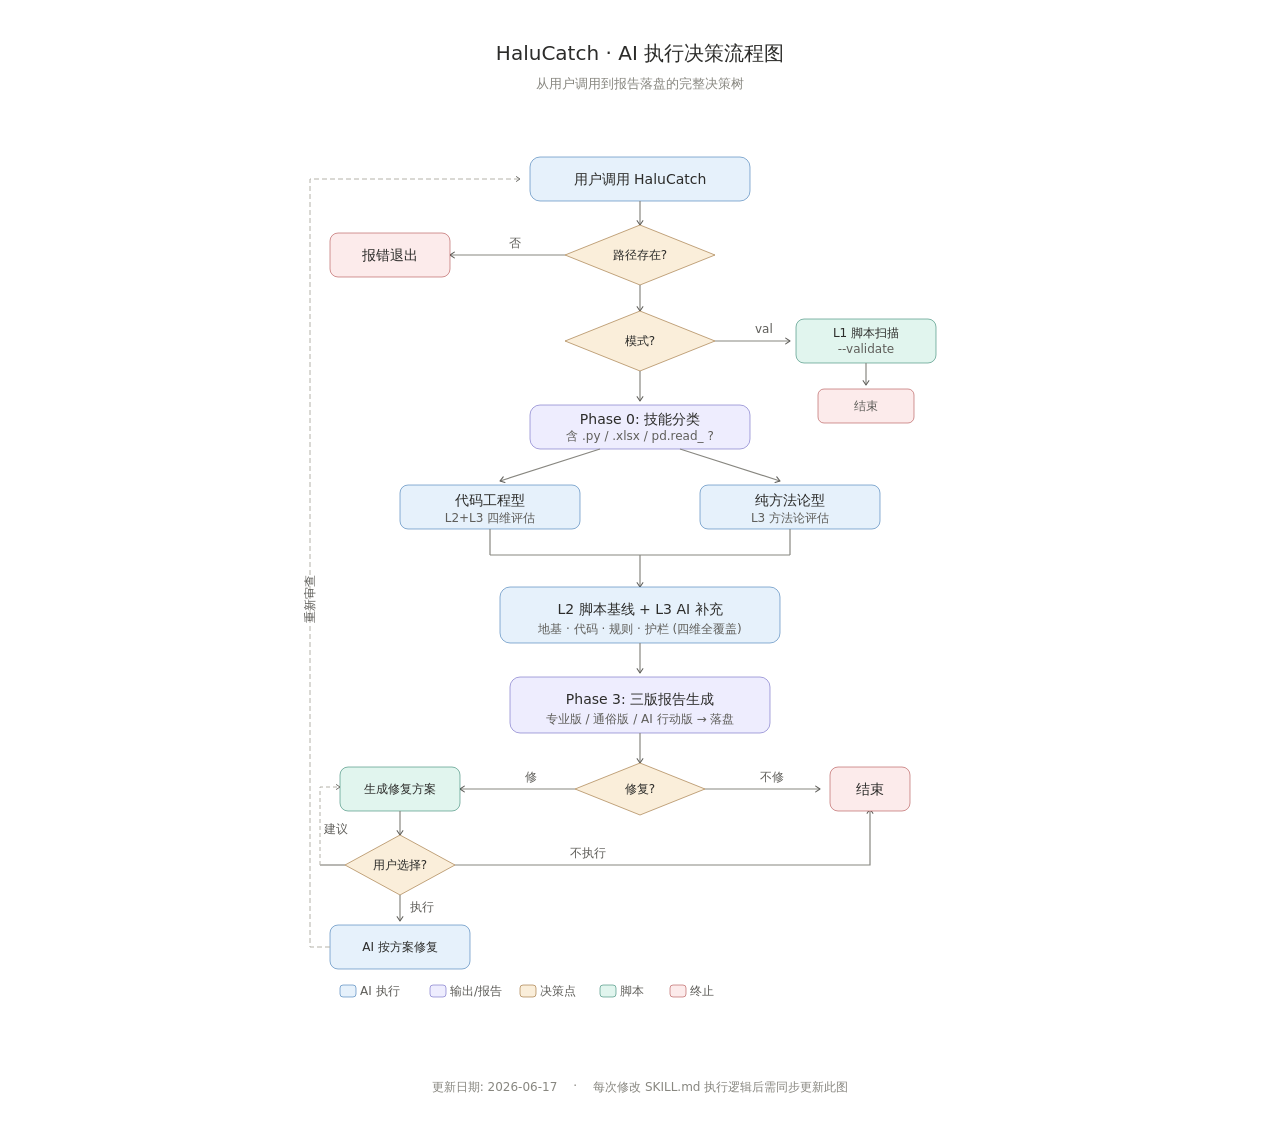
<file: docs/decision-flowchart.html>
<!DOCTYPE html>
<html lang="zh-CN">
<head>
  <meta charset="UTF-8">
  <meta name="viewport" content="width=device-width, initial-scale=1.0">
  <title>HaluCatch 执行决策流程图</title>
  <style>
    * { margin: 0; padding: 0; box-sizing: border-box; }
    body {
      font-family: system-ui, -apple-system, sans-serif;
      background: #fff;
      color: #2C2C2A;
      display: flex;
      flex-direction: column;
      align-items: center;
      padding: 40px 20px;
    }
    h1 {
      font-size: 20px;
      font-weight: 500;
      margin-bottom: 8px;
    }
    .subtitle {
      font-size: 13px;
      color: #888780;
      margin-bottom: 32px;
    }
    .legend {
      display: flex;
      gap: 16px;
      margin-top: 24px;
      font-size: 12px;
      color: #5F5E5A;
    }
    .legend-item {
      display: flex;
      align-items: center;
      gap: 6px;
    }
    .legend-swatch {
      width: 14px;
      height: 10px;
      border-radius: 3px;
    }
    svg { max-width: 680px; width: 100%; height: auto; }
  </style>
</head>
<body>
  <h1>HaluCatch · AI 执行决策流程图</h1>
  <p class="subtitle">从用户调用到报告落盘的完整决策树</p>

  <svg viewBox="0 0 680 930" width="100%" role="img">
    <title>HaluCatch 执行决策流程图</title>
    <desc>AI 使用 HaluCatch 审查 Skill 时的完整决策分支</desc>

    <defs>
      <marker id="arrow" viewBox="0 0 10 10" refX="8" refY="5"
        markerWidth="6" markerHeight="6" orient="auto-start-reverse">
        <path d="M2 1L8 5L2 9" fill="none" stroke="#5F5E5A"
          stroke-width="1.5" stroke-linecap="round" stroke-linejoin="round"/>
      </marker>
    </defs>

    <style>
      .t { font-family: system-ui, sans-serif; font-size: 14px; fill: #2C2C2A; }
      .ts { font-family: system-ui, sans-serif; font-size: 12px; fill: #5F5E5A; }
      .th { font-family: system-ui, sans-serif; font-size: 14px; font-weight: 500; fill: #2C2C2A; }
      .ths { font-family: system-ui, sans-serif; font-size: 12px; font-weight: 500; fill: #2C2C2A; }
      .edge { fill: none; stroke: #888780; stroke-width: 1.2; }
      .edge-dash { fill: none; stroke: #B4B2A9; stroke-width: 0.8; stroke-dasharray: 4 3; }
    </style>

    <rect x="230" y="32" width="220" height="44" rx="10" fill="#E6F1FB" stroke="#185FA5" stroke-width="0.5"/>
    <text class="th" x="340" y="54" text-anchor="middle" dominant-baseline="central">用户调用 HaluCatch</text>

    <line class="edge" x1="340" y1="76" x2="340" y2="100" marker-end="url(#arrow)"/>

    <polygon points="340,100 415,130 340,160 265,130" fill="#FAEEDA" stroke="#854F0B" stroke-width="0.5"/>
    <text class="ths" x="340" y="130" text-anchor="middle" dominant-baseline="central">路径存在?</text>

    <line class="edge" x1="265" y1="130" x2="150" y2="130" marker-end="url(#arrow)"/>
    <rect x="30" y="108" width="120" height="44" rx="8" fill="#FCEBEB" stroke="#A32D2D" stroke-width="0.5"/>
    <text class="th" x="90" y="130" text-anchor="middle" dominant-baseline="central">报错退出</text>
    <text class="ts" x="215" y="122" text-anchor="middle">否</text>

    <line class="edge" x1="340" y1="160" x2="340" y2="186" marker-end="url(#arrow)"/>

    <polygon points="340,186 415,216 340,246 265,216" fill="#FAEEDA" stroke="#854F0B" stroke-width="0.5"/>
    <text class="ths" x="340" y="216" text-anchor="middle" dominant-baseline="central">模式?</text>

    <line class="edge" x1="415" y1="216" x2="490" y2="216" marker-end="url(#arrow)"/>
    <text class="ts" x="455" y="208">val</text>
    <rect x="496" y="194" width="140" height="44" rx="8" fill="#E1F5EE" stroke="#0F6E56" stroke-width="0.5"/>
    <text class="ths" x="566" y="208" text-anchor="middle" dominant-baseline="central">L1 脚本扫描</text>
    <text class="ts" x="566" y="224" text-anchor="middle" dominant-baseline="central" fill="#0F6E56">--validate</text>

    <line class="edge" x1="566" y1="238" x2="566" y2="260" marker-end="url(#arrow)"/>
    <rect x="518" y="264" width="96" height="34" rx="6" fill="#FCEBEB" stroke="#A32D2D" stroke-width="0.5"/>
    <text class="ts" x="566" y="281" text-anchor="middle" dominant-baseline="central">结束</text>

    <line class="edge" x1="340" y1="246" x2="340" y2="276" marker-end="url(#arrow)"/>

    <rect x="230" y="280" width="220" height="44" rx="10" fill="#EEEDFE" stroke="#534AB7" stroke-width="0.5"/>
    <text class="th" x="340" y="294" text-anchor="middle" dominant-baseline="central">Phase 0: 技能分类</text>
    <text class="ts" x="340" y="311" text-anchor="middle" dominant-baseline="central" fill="#534AB7">含 .py / .xlsx / pd.read_ ?</text>

    <line class="edge" x1="300" y1="324" x2="200" y2="356" marker-end="url(#arrow)"/>
    <line class="edge" x1="380" y1="324" x2="480" y2="356" marker-end="url(#arrow)"/>

    <rect x="100" y="360" width="180" height="44" rx="8" fill="#E6F1FB" stroke="#185FA5" stroke-width="0.5"/>
    <text class="th" x="190" y="375" text-anchor="middle" dominant-baseline="central">代码工程型</text>
    <text class="ts" x="190" y="393" text-anchor="middle" dominant-baseline="central" fill="#185FA5">L2+L3 四维评估</text>

    <rect x="400" y="360" width="180" height="44" rx="8" fill="#E6F1FB" stroke="#185FA5" stroke-width="0.5"/>
    <text class="th" x="490" y="375" text-anchor="middle" dominant-baseline="central">纯方法论型</text>
    <text class="ts" x="490" y="393" text-anchor="middle" dominant-baseline="central" fill="#185FA5">L3 方法论评估</text>

    <line class="edge" x1="190" y1="404" x2="190" y2="430"/>
    <line class="edge" x1="190" y1="430" x2="340" y2="430"/>
    <line class="edge" x1="490" y1="404" x2="490" y2="430"/>
    <line class="edge" x1="490" y1="430" x2="340" y2="430"/>
    <line class="edge" x1="340" y1="430" x2="340" y2="462" marker-end="url(#arrow)"/>

    <rect x="200" y="462" width="280" height="56" rx="10" fill="#E6F1FB" stroke="#185FA5" stroke-width="0.5"/>
<text class="th" x="340" y="484" text-anchor="middle" dominant-baseline="central">L2 脚本基线 + L3 AI 补充</text>
<text class="ts" x="340" y="504" text-anchor="middle" dominant-baseline="central" fill="#5F5E5A">地基 · 代码 · 规则 · 护栏 (四维全覆盖)</text>

    <line class="edge" x1="340" y1="518" x2="340" y2="548" marker-end="url(#arrow)"/>

    <rect x="210" y="552" width="260" height="56" rx="10" fill="#EEEDFE" stroke="#534AB7" stroke-width="0.5"/>
    <text class="th" x="340" y="574" text-anchor="middle" dominant-baseline="central">Phase 3: 三版报告生成</text>
    <text class="ts" x="340" y="594" text-anchor="middle" dominant-baseline="central" fill="#534AB7">专业版 / 通俗版 / AI 行动版 → 落盘</text>

    <line class="edge" x1="340" y1="608" x2="340" y2="638" marker-end="url(#arrow)"/>

    <polygon points="340,638 405,664 340,690 275,664" fill="#FAEEDA" stroke="#854F0B" stroke-width="0.5"/>
    <text class="ths" x="340" y="664" text-anchor="middle" dominant-baseline="central">修复?</text>

    <line class="edge" x1="275" y1="664" x2="160" y2="664" marker-end="url(#arrow)"/>
    <text class="ts" x="225" y="656">修</text>
    <rect x="40" y="642" width="120" height="44" rx="8" fill="#E1F5EE" stroke="#0F6E56" stroke-width="0.5"/>
    <text class="ths" x="100" y="664" text-anchor="middle" dominant-baseline="central">生成修复方案</text>

    <line class="edge" x1="100" y1="686" x2="100" y2="710" marker-end="url(#arrow)"/>

    <polygon points="100,710 155,740 100,770 45,740" fill="#FAEEDA" stroke="#854F0B" stroke-width="0.5"/>
    <text class="ths" x="100" y="740" text-anchor="middle" dominant-baseline="central">用户选择?</text>

    <!-- 执行 → 向下 -->
    <line class="edge" x1="100" y1="770" x2="100" y2="796" marker-end="url(#arrow)"/>
    <text class="ts" x="110" y="786">执行</text>
    <rect x="30" y="800" width="140" height="44" rx="8" fill="#E6F1FB" stroke="#185FA5" stroke-width="0.5"/>
    <text class="ths" x="100" y="822" text-anchor="middle" dominant-baseline="central">AI 按方案修复</text>

    <!-- 闭环 -->
    <path d="M30 822 L10 822 L10 54 L220 54" fill="none" stroke="#B4B2A9" stroke-width="1" stroke-dasharray="5 3" marker-end="url(#arrow)"/>
    <text class="ts" x="10" y="450" text-anchor="end" dominant-baseline="central" fill="#888780" transform="rotate(-90, 10, 450)">重新审查</text>

    <!-- 不执行 → 向右合并到结束 -->
    <path d="M155 740 L570 740 L570 684" fill="none" class="edge" marker-end="url(#arrow)"/>
    <text class="ts" x="270" y="732">不执行</text>

    <!-- 建议 → 向左回环到生成修复方案 -->
    <line class="edge" x1="45" y1="740" x2="20" y2="740"/>
    <path d="M20 740 L20 662 L40 662" fill="none" stroke="#B4B2A9" stroke-width="1" stroke-dasharray="4 3" marker-end="url(#arrow)"/>
    <text class="ts" x="24" y="704" dominant-baseline="central" fill="#888780">建议</text>

    <line class="edge" x1="405" y1="664" x2="520" y2="664" marker-end="url(#arrow)"/>
    <text class="ts" x="460" y="656">不修</text>
    <rect x="530" y="642" width="80" height="44" rx="8" fill="#FCEBEB" stroke="#A32D2D" stroke-width="0.5"/>
    <text class="th" x="570" y="664" text-anchor="middle" dominant-baseline="central">结束</text>

    <rect x="40" y="860" width="16" height="12" rx="3" fill="#E6F1FB" stroke="#185FA5" stroke-width="0.5"/>
    <text class="ts" x="60" y="866" dominant-baseline="central">AI 执行</text>
    <rect x="130" y="860" width="16" height="12" rx="3" fill="#EEEDFE" stroke="#534AB7" stroke-width="0.5"/>
    <text class="ts" x="150" y="866" dominant-baseline="central">输出/报告</text>
    <rect x="220" y="860" width="16" height="12" rx="3" fill="#FAEEDA" stroke="#854F0B" stroke-width="0.5"/>
    <text class="ts" x="240" y="866" dominant-baseline="central">决策点</text>
    <rect x="300" y="860" width="16" height="12" rx="3" fill="#E1F5EE" stroke="#0F6E56" stroke-width="0.5"/>
    <text class="ts" x="320" y="866" dominant-baseline="central">脚本</text>
    <rect x="370" y="860" width="16" height="12" rx="3" fill="#FCEBEB" stroke="#A32D2D" stroke-width="0.5"/>
    <text class="ts" x="390" y="866" dominant-baseline="central">终止</text>
  </svg>

  <div class="legend">
    <span style="color:#888780">更新日期: 2026-06-17</span>
    <span style="color:#888780">·</span>
    <span style="color:#888780">每次修改 SKILL.md 执行逻辑后需同步更新此图</span>
  </div>
</body>
</html>
</file>
<file: docs/assets/css/style.css>
/* ============================================================
   HaluCatch — 全局样式
   拆自 docs/index.html <style> 块
   ============================================================ */

/* ── Reset & Variables ── */
* { margin: 0; padding: 0; box-sizing: border-box; }

:root {
  --bg: #0a0a0f;
  --surface: #12121a;
  --surface2: #1a1a2e;
  --border: #2a2a3e;
  --text: #e0e0f0;
  --text2: #8888aa;
  --accent: #6c63ff;
  --accent2: #00d4aa;
  --red: #ff6b6b;
  --orange: #ffa94d;
  --green: #51cf66;
  --blue: #339af0;
  --glow: #1a1a3e;
  --h1-from: #6c63ff;
  --h1-to: #00d4aa;
  --spring-stiffness: 1.36;
  --spring-duration: 0.5s;
  --c-border: var(--border);
  --c-bg: var(--bg);
}

@media (prefers-reduced-motion: reduce) {
  :root {
    --spring-stiffness: 1;
    --spring-duration: 0.2s;
  }
}

[data-theme="light"] {
  --bg: #f7f7fb;
  --surface: #ffffff;
  --surface2: #eeeef5;
  --border: #dddde8;
  --text: #1a1a2e;
  --text2: #6e6e86;
  --accent: #5a52e0;
  --accent2: #0d8a5e;
  --red: #d94a4a;
  --orange: #d9812e;
  --green: #3b8c4a;
  --blue: #2878c8;
  --glow: #d0dff5;
  --h1-from: #6c63ff;
  --h1-to: #00d4aa;
}

:root { --glow-opacity: 0; }

/* ── Base ── */
html { scroll-behavior: smooth; background: var(--bg); }

body {
  font-family: -apple-system, BlinkMacSystemFont, 'Segoe UI', sans-serif;
  background: var(--bg);
  color: var(--text);
  line-height: 1.6;
  position: relative;
  padding-top: 52px;
  transition: background-color 0.5s ease, color 0.5s ease;
}

a { color: var(--accent2); text-decoration: none; }
a:hover { text-decoration: underline; }

code {
  background: color-mix(in srgb, var(--accent) 12%, transparent);
  color: var(--accent); padding: 2px 8px; border-radius: 11px; font-size: 0.85em; font-weight: 600;
}

pre {
  background: var(--surface2);
  border: 1px solid var(--border);
  border-radius: 8px;
  padding: 16px;
  overflow-x: auto;
  font-size: 0.85rem;
  line-height: 1.5;
  white-space: pre-wrap;
  word-break: break-word;
}

pre .comment { color: var(--text2); }

/* ── Accessibility ── */
.skip-link {
  position: absolute;
  top: -100px; left: 8px; z-index: 10000;
  padding: 8px 16px;
  background: var(--accent); color: #fff;
  font-size: 0.85rem; font-weight: 600;
  border-radius: 0 0 6px 6px;
  text-decoration: none;
  transition: top 0.2s ease;
}

.skip-link:focus {
  top: 0; outline: none;
  box-shadow: 0 2px 8px rgba(0,0,0,0.3);
}

#main-content { scroll-margin-top: 60px; }

/* ── Body Glow ── */
body::before {
  content: '';
  position: fixed; top: 0; left: 0;
  width: 100%; height: 500px;
  background: radial-gradient(ellipse at top, var(--glow) 0%, transparent 60%);
  opacity: var(--glow-opacity);
  pointer-events: none; z-index: 0;
  transition: opacity 0.5s ease;
}

/* ── Entrance Animations ── */
.anim-item {
  opacity: 0;
  transform: translateY(24px);
  transition: opacity 0.55s ease-out, transform 0.55s ease-out;
}

.anim-item.in { opacity: 1; transform: translateY(0); }
.anim-spring { transition-timing-function: cubic-bezier(0.34, 1.56, 0.64, 1); }

/* ── Nav ── */
.nav {
  position: fixed; top: 0; left: 0; right: 0; z-index: 100;
  height: 52px;
  background: linear-gradient(to bottom, rgba(10,10,15,0.75) 0%, rgba(10,10,15,0.75) 40%, rgba(10,10,15,0.68) 50%, rgba(10,10,15,0.38) 75%, rgba(10,10,15,0.09) 92%, rgba(10,10,15,0) 100%);
  display: flex; align-items: center; justify-content: center;
  -webkit-backdrop-filter: blur(12px); backdrop-filter: blur(12px);
  transition: transform 0.3s ease;
}

.nav.hidden { transform: translateY(-100%); }
.nav.entering { transform: translateY(-100%); }

[data-theme="light"] .nav {
  background: linear-gradient(to bottom, rgba(247,247,251,1) 0%, rgba(247,247,251,1) 40%, rgba(247,247,251,0.9) 50%, rgba(247,247,251,0.5) 75%, rgba(247,247,251,0.12) 92%, rgba(247,247,251,0) 100%);
}

.nav-inner {
  width: 100%; max-width: 1100px;
  display: flex; align-items: center; justify-content: center;
  padding: 0 20px; position: relative;
}

.nav-brand {
  position: absolute; left: 20px; top: 50%; transform: translateY(-50%);
  display: flex; align-items: center; gap: 8px;
  font-weight: 700; font-size: 0.95rem;
  color: var(--text); text-decoration: none;
}

.nav-brand:hover { text-decoration: none; }
.nav-brand svg { flex-shrink: 0; }

.nav-links {
  position: absolute; left: 50%; transform: translateX(-50%);
  display: flex; align-items: center; gap: 4px;
  max-width: 600px; overflow: hidden; flex-wrap: nowrap;
  opacity: 1;
  transition: max-width 0.6s ease, opacity 0.6s ease, gap 0.6s ease;
}

.nav-link {
  padding: 6px 14px; font-size: 0.85rem;
  color: var(--text2); text-decoration: none;
  white-space: nowrap; flex-shrink: 0;
  border-radius: 6px; transition: all 0.15s;
}

.nav-link:hover { color: var(--text); background: var(--surface2); text-decoration: none; }

.nav-blog { position: relative; }

.nav-blog-menu {
  display: none; position: absolute; top: 100%; right: 0;
  margin-top: 4px;
  background: var(--surface); border: 1px solid var(--border); border-radius: 8px;
  min-width: 160px; padding: 6px; z-index: 200;
}

.nav-blog:hover .nav-blog-menu,
.nav-blog:focus-within .nav-blog-menu { display: block; }

.nav-blog-item {
  display: block; padding: 8px 12px; font-size: 0.85rem;
  color: var(--text2); text-decoration: none; border-radius: 6px;
  transition: all 0.15s;
}

.nav-blog-item:hover { color: var(--text); background: var(--surface2); text-decoration: none; }

/* ── Nav Tools (Theme + Share + Hamburger) ── */
.nav-tools {
  margin-left: auto; display: flex; align-items: center; gap: 10px;
}

/* ── Theme Pill ── */
.theme-pill {
  position: relative; display: inline-flex;
  background: rgba(59,130,246,.04);
  -webkit-backdrop-filter: blur(16px); backdrop-filter: blur(16px);
  border: 1px solid var(--c-border); border-radius: 22px;
  padding: 2px; gap: 0; flex-shrink: 0;
  transition: background-color .5s ease, color .5s ease, border-color .5s ease;
}

.theme-pill-indicator {
  position: absolute; top: 2px; height: calc(100% - 4px);
  background: var(--surface); border-radius: 20px;
  box-shadow: 0 1px 3px rgba(0,0,0,0.15);
  transition: left var(--spring-duration) cubic-bezier(0.34, var(--spring-stiffness), 0.64, 1),
              width var(--spring-duration) cubic-bezier(0.34, var(--spring-stiffness), 0.64, 1);
  z-index: 0; pointer-events: none;
}

[data-theme="light"] .theme-pill-indicator {
  background: color-mix(in srgb, var(--c-bg) 75%, transparent);
}

[data-theme="dark"] .theme-pill-indicator {
  background: color-mix(in srgb, rgba(200,215,255,.5), transparent);
}

.theme-pill-btn {
  position: relative; z-index: 1;
  display: flex; align-items: center; gap: 5px;
  padding: 4px 10px; border-radius: 20px;
  border: none; background: transparent;
  color: var(--text2); cursor: pointer;
  font-size: 0.75rem; font-family: inherit;
  transition: color var(--spring-duration) cubic-bezier(0.34, var(--spring-stiffness), 0.64, 1);
}

.theme-pill-btn svg { width: 14px; height: 14px; flex-shrink: 0; }
.theme-pill-btn.active { color: var(--text); }
.theme-pill-btn:hover:not(.active) { color: var(--text); }

.pill-label {
  display: inline;
  transition: opacity 0.36s ease, max-width 0.36s ease, padding 0.36s ease;
  max-width: 80px; overflow: hidden; white-space: nowrap; padding: 0;
}

/* ── Share ── */
.nav-share { position: relative; }

.nav-share-btn {
  display: flex; align-items: center; gap: 4px;
  background: none; border: 1px solid var(--border); border-radius: 8px;
  padding: 4px 10px; font-size: 0.8rem; color: var(--text); cursor: pointer;
  transition: border-color 0.3s ease, background 0.3s ease;
}

.nav-share-btn:hover { border-color: var(--accent); background: var(--surface2); }
.nav-share-btn svg { width: 14px; height: 14px; }

.nav-share-menu {
  position: absolute; top: 40px; right: 0; z-index: 200;
  background: var(--surface); border: 1px solid var(--border); border-radius: 10px;
  padding: 6px; min-width: 160px; box-shadow: 0 8px 24px rgba(0,0,0,0.2);
  opacity: 0; transform: translateY(-6px); pointer-events: none;
  transition: opacity 0.3s cubic-bezier(0.34, 1.56, 0.64, 1),
              transform 0.3s cubic-bezier(0.34, 1.56, 0.64, 1);
}

.nav-share:focus-within .nav-share-menu,
.nav-share:hover .nav-share-menu {
  opacity: 1; transform: translateY(0); pointer-events: auto;
}

.nav-share-item {
  display: flex; align-items: center; gap: 8px; width: 100%;
  background: none; border: none; border-radius: 6px; padding: 8px 10px;
  font-size: 0.8rem; color: var(--text); cursor: pointer; text-align: left;
  opacity: 0; transform: translateY(-6px) scale(0.95);
  transition: opacity 0.3s cubic-bezier(0.34, 1.56, 0.64, 1),
              transform 0.3s cubic-bezier(0.34, 1.56, 0.64, 1);
}

.nav-share-item:nth-child(1) { transition-delay: 0ms; }
.nav-share-item:nth-child(2) { transition-delay: 50ms; }
.nav-share-item:nth-child(3) { transition-delay: 100ms; }

.nav-share:hover .nav-share-item,
.nav-share:focus-within .nav-share-item {
  opacity: 1; transform: translateY(0) scale(1);
}

.nav-share-item:hover { background: var(--surface2); }
.nav-share-item svg { width: 16px; height: 16px; flex-shrink: 0; }

.share-label {
  display: inline;
  transition: opacity 0.36s ease, max-width 0.36s ease;
  max-width: 50px; overflow: hidden; white-space: nowrap;
}

.share-toast {
  position: fixed; bottom: 24px; left: 50%; transform: translateX(-50%);
  background: var(--accent); color: white; padding: 8px 20px; border-radius: 8px;
  font-size: 0.85rem; z-index: 300; pointer-events: none;
  opacity: 0; transition: opacity 0.3s ease;
}

.share-toast.show { opacity: 1; }

/* ── Hamburger ── */
.nav-hamburger {
  display: flex; align-items: center; justify-content: center;
  background: none; border: 1px solid var(--border); border-radius: 8px;
  padding: 6px 8px; cursor: pointer; color: var(--text2); flex-shrink: 0;
  opacity: 0; max-width: 0; overflow: hidden;
  transition: opacity 0.6s ease, max-width 0.6s ease;
}

.nav-hamburger:hover { color: var(--text); border-color: var(--accent); }

/* ── Brand Wrap (clip-path animation) ── */
.brand-wrap { position: relative; display: inline-block; vertical-align: middle; }
.brand-full { white-space: nowrap; clip-path: inset(0 0 0 0); transition: clip-path 0.96s ease 0s; }
.brand-short {
  position: absolute; left: 0; top: 0; white-space: nowrap;
  opacity: 0; transform: translateX(var(--brand-shift, 100px));
  transition: opacity 0.3s ease 0.66s, transform 0.54s ease 0s;
}

@media (max-width: 460px) {
  .brand-full { clip-path: inset(0 100% 0 0); transition: clip-path 0.54s ease 0.3s; }
  .brand-short { opacity: 1; transform: translateX(0); transition: opacity 0.3s ease 0s, transform 0.6s ease 0.36s; }
}

/* ── Sections ── */
section { padding: 60px 20px; max-width: 1100px; margin: 0 auto; }

section h2 {
  font-size: 1.8rem; margin-bottom: 32px; text-align: center;
}

/* ── Hero ── */
.hero {
  text-align: center; padding: 80px 20px 60px; position: relative; z-index: 1;
}

.hero h1 {
  font-size: 3rem; font-weight: 800;
  background: linear-gradient(135deg, var(--h1-from), var(--h1-to));
  -webkit-background-clip: text; -webkit-text-fill-color: transparent;
  margin-bottom: 12px;
  transition: background 0.5s ease, opacity 0.55s ease-out, transform 0.55s ease-out, font-size 0.36s ease;
}

.hero .subtitle {
  font-size: 1.2rem; color: var(--text2); max-width: 600px; margin: 0 auto 32px;
  white-space: pre-line;
}

/* ── Badges ── */
.hero .badges {
  display: flex; gap: 12px; justify-content: center; flex-wrap: wrap; margin-bottom: 32px;
}

.badge {
  background: color-mix(in srgb, var(--surface2) 60%, transparent);
  -webkit-backdrop-filter: blur(12px); backdrop-filter: blur(12px);
  border: 1px solid var(--border); border-radius: 20px;
  padding: 6px 16px; font-size: 0.85rem; color: var(--text2);
}

/* ── Safety Badge ── */
.safety-badge {
  display: inline-flex; align-items: center; gap: 4px;
  padding: 5px 6px; border-radius: 20px;
  border: 1px solid var(--border);
  background: color-mix(in srgb, var(--surface) 60%, transparent);
  -webkit-backdrop-filter: blur(12px); backdrop-filter: blur(12px);
  color: var(--text2); font-size: 0.8rem; line-height: 1;
  text-decoration: none; transition: border-color 0.2s;
}

.safety-badge:hover { border-color: var(--accent); }
.safety-badge img { width: 16px; height: 16px; border-radius: 2px; flex-shrink: 0; }

.safety-badge .status {
  display: inline-block; font-weight: 600; font-size: 0.72rem;
  padding: 3px 8px; border-radius: 20px; transform: translateY(0.5px);
}

.safety-badge .status.pass {
  background: color-mix(in srgb, #c8e6c9 75%, transparent); color: #2e7d32;
}

.safety-badge .status.warn {
  background: color-mix(in srgb, #ffe0b2 75%, transparent); color: #e65100;
}

[data-theme="dark"] .safety-badge .status.pass {
  background: color-mix(in srgb, #234d38 75%, transparent); color: #66bb8a;
}

[data-theme="dark"] .safety-badge .status.warn {
  background: color-mix(in srgb, #4d3a1a 75%, transparent); color: #ffb74d;
}

/* ── CTA ── */
.cta-group { display: flex; gap: 12px; justify-content: center; flex-wrap: wrap; }

.btn {
  display: inline-flex; align-items: center; gap: 8px;
  padding: 12px 24px; border-radius: 8px;
  font-weight: 600; font-size: 0.95rem;
  transition: all 0.2s; cursor: pointer; text-decoration: none;
}

.btn-outline {
  background: transparent; border: 1px solid var(--accent); color: var(--accent);
}

.btn-outline:hover { background: var(--accent); color: white; text-decoration: none; }

.btn-outline:active {
  background: #5a52e0; border-color: #5a52e0; color: white;
}

/* ── Problem Cards ── */
.problem-grid { display: grid; grid-template-columns: repeat(auto-fit, minmax(220px, 1fr)); gap: 16px; }

.problem-card {
  position: relative;
  display: flex; flex-direction: column;
  background: color-mix(in srgb, var(--surface) 75%, transparent);
  -webkit-backdrop-filter: blur(12px); backdrop-filter: blur(12px);
  border: 1px solid var(--border); border-radius: 12px; padding: 24px;
}
.problem-card::after {
  content: ""; position: absolute; inset: 0; border-radius: inherit;
  box-shadow: 0 12px 30px color-mix(in srgb, var(--text) 12%, transparent);
  opacity: 0; pointer-events: none;
  transition: opacity 0.36s ease;
}
.problem-card:hover { transform: translateY(-6px); }
.problem-card:hover::after { opacity: 1; }

.problem-card .icon { font-size: 2rem; margin-bottom: 12px; display: inline-block; width: fit-content; align-self: flex-start; transform-origin: center; }
.problem-card:hover .icon { animation: emoji-wobble-pop 0.6s ease-in-out; }
@keyframes emoji-wobble-pop {
  0%, 100% { transform: rotate(0deg) scale(1) translateY(0); }
  20% { transform: rotate(-12deg) scale(1.18) translateY(-2px); }
  40% { transform: rotate(10deg) scale(1.06) translateY(0); }
  60% { transform: rotate(-7deg) scale(1.12) translateY(-1px); }
  80% { transform: rotate(5deg) scale(1.03) translateY(0); }
}
@media (prefers-reduced-motion: reduce) {
  .problem-card:hover .icon { animation: none; }
  .problem-card:hover { transform: none; }
  .problem-card::after { transition: none; }
}
.problem-card h3 { font-size: 1rem; margin-bottom: 8px; }
.problem-card p { font-size: 0.9rem; color: var(--text2); }

.problem-tags {
  display: flex; gap: 6px; flex-wrap: wrap; margin-top: auto; padding-top: 10px;
}

/* ── Risk Tags ── */
.risk-tag {
  display: inline-flex; align-items: center;
  padding: 2px 10px; border-radius: 10px;
  font-size: 9px; font-weight: 600; line-height: 1.8; border: 1px solid;
}

.risk-tag.hallucination { background: #fff3e0; border-color: #ffa94d; color: #e65100; }
.risk-tag.unstable { background: #fff8e1; border-color: #ffd43b; color: #f09f00; }
.risk-tag.security { background: #ffe8e8; border-color: #ff6b6b; color: #c92a2a; }
.risk-tag.logic { background: #e8f4fd; border-color: #339af0; color: #1976d2; }
.risk-tag.reuse { background: #f3e8ff; border-color: #b39ddb; color: #7b1fa2; }
.risk-tag.noprogress { background: #f5f0ec; border-color: #d0c8c0; color: #8c7a68; }
.risk-tag.nocheck { background: #dcdce6; border-color: #aaaabb; color: #666; }
.risk-tag.dependency { background: #e8f8e8; border-color: #69db7c; color: #2b8a3e; }

[data-theme="dark"] .risk-tag.hallucination { background: #2a1a0e; border-color: #ffa94d; color: #ffb74d; }
[data-theme="dark"] .risk-tag.unstable { background: #2a2a0e; border-color: #ffd43b; color: #ffd54f; }
[data-theme="dark"] .risk-tag.security { background: #2a0e0e; border-color: #ff6b6b; color: #ff8787; }
[data-theme="dark"] .risk-tag.logic { background: #1a1a3e; border-color: #339af0; color: #5cb8ff; }
[data-theme="dark"] .risk-tag.reuse { background: #2a1a3e; border-color: #b39ddb; color: #ce93d8; }
[data-theme="dark"] .risk-tag.noprogress { background: #2a2a20; border-color: #a09080; color: #c0b0a0; }
[data-theme="dark"] .risk-tag.nocheck { background: #2a2a4e; border-color: #8888bb; color: #bbbbdd; }
[data-theme="dark"] .risk-tag.dependency { background: #0e2a0e; border-color: #69db7c; color: #69db7c; }

/* ── Report Preview ── */
.preview-container {
  background: color-mix(in srgb, var(--surface) 75%, transparent);
  -webkit-backdrop-filter: blur(12px); backdrop-filter: blur(12px);
  border: 1px solid var(--border); border-radius: 12px; overflow: hidden;
}

.preview-tabs {
  display: flex; border-bottom: 1px solid var(--border);
  background: color-mix(in srgb, var(--surface2) 75%, transparent);
}

.preview-tab {
  padding: 12px 24px; cursor: pointer; font-size: 0.9rem; color: var(--text2);
  border-bottom: 2px solid transparent; transition: all 0.2s; white-space: nowrap;
}

.preview-tab.active { color: var(--accent2); border-bottom-color: var(--accent2); }

.preview-body { padding: 32px; overflow-x: auto; }
.preview-body .report-content { display: none; }
.preview-body .report-content.active { display: block; }

.preview-body .report-content h3 { font-size: 1.1rem; margin: 24px 0 12px; color: var(--accent2); }
.preview-body .report-content h4 { font-size: 1rem; margin: 16px 0 8px; }
.preview-body .report-content table {
  width: 100%; border-collapse: collapse; margin: 12px 0; font-size: 0.9rem;
}
.preview-body .report-content th,
.preview-body .report-content td {
  border: 1px solid var(--border); padding: 8px 12px; text-align: left;
}
.preview-body .report-content th { background: var(--surface2); }
.preview-body .report-content .pass { color: var(--green); }
.preview-body .report-content .warn { color: var(--orange); }
.preview-body .report-content .fail { color: var(--red); }
.preview-body .report-content ul { padding-left: 20px; margin: 8px 0; }
.preview-body .report-content li { margin: 4px 0; font-size: 0.9rem; }
.preview-body .report-content hr { border: none; border-top: 1px solid var(--border); margin: 24px 0; }
.preview-body .report-content .tip-box {
  background: var(--surface2); border-left: 3px solid var(--accent2);
  padding: 12px 16px; border-radius: 0 8px 8px 0; margin: 12px 0; font-size: 0.9rem;
}

/* ── Quick Start ── */
.install-steps { display: grid; gap: 20px; }

.step { display: flex; gap: 20px; align-items: flex-start; }

.step-num {
  width: 40px; height: 40px; background: var(--accent); border-radius: 50%;
  display: flex; align-items: center; justify-content: center;
  font-weight: 800; flex-shrink: 0;
}

[data-theme="light"] .step-num { background: var(--accent); color: white; }

.step-content { flex: 1; }
.step-content h3 { margin-bottom: 8px; }
.step-content p { color: var(--text2); font-size: 0.9rem; margin-bottom: 8px; }

/* ── QS Tabs ── */
.qs-tabs { display: flex; gap: 8px; margin-bottom: 24px; }

.qs-tab {
  background: var(--surface2); border: 1px solid var(--border); border-radius: 8px;
  padding: 8px 20px; font-size: 0.9rem; color: var(--text2); cursor: pointer;
  transition: all 0.2s;
}

.qs-tab.active { background: var(--accent); border-color: var(--accent); color: #fff; }
.qs-tab:hover:not(.active) { background: var(--border); }

.qs-panel { display: none; }
.qs-panel.active { display: block; }

/* ── Report Cards ── */
.report-cards { display: grid; grid-template-columns: repeat(auto-fit, minmax(200px, 1fr)); gap: 12px; }

.report-card {
  background: color-mix(in srgb, var(--surface) 75%, transparent);
  -webkit-backdrop-filter: blur(12px); backdrop-filter: blur(12px);
  border: 1px solid var(--border); border-radius: 10px; padding: 20px;
}

.report-card h4 { font-size: 0.95rem; margin-bottom: 6px; }
.report-card .rc-audience { font-size: 0.75rem; color: var(--accent); margin-bottom: 8px; font-weight: 600; }
.report-card p { font-size: 0.85rem; color: var(--text2); line-height: 1.6; }

/* ── Install Cards ── */
.install-cards { display: grid; grid-template-columns: repeat(auto-fit, minmax(260px, 1fr)); gap: 16px; }

.install-card {
  background: color-mix(in srgb, var(--surface) 75%, transparent);
  -webkit-backdrop-filter: blur(12px); backdrop-filter: blur(12px);
  border: 1px solid var(--border); border-radius: 10px; padding: 20px; text-align: center;
}

.install-title { font-size: 1rem; font-weight: 600; color: var(--text); margin-bottom: 4px; }
.install-subtitle { font-size: 0.72rem; color: var(--text2); margin-bottom: 10px; }

.install-note {
  display: inline-block; font-size: 0.72rem; font-weight: 600;
  padding: 3px 10px; border-radius: 12px;
  background: color-mix(in srgb, var(--accent) 12%, transparent); color: var(--accent);
}

.install-note-wrap { margin-bottom: 16px; }

.install-copy-btn {
  display: block; margin: 0 auto;
  background: var(--accent); border: none; border-radius: 8px;
  padding: 6px 18px; font-size: 0.82rem; color: #fff; cursor: pointer;
  transition: background 0.3s ease; font-family: inherit; font-weight: 600; white-space: nowrap;
}

.install-copy-btn:hover { opacity: 0.9; transform: translateY(-1px); }
.install-copy-btn:active { transform: translateY(0); }
.install-copy-btn.copied { background: var(--green); }

.install-copy-text { display: inline-block; position: relative; overflow: hidden; }
.install-copy-text > span { display: block; white-space: nowrap; transition: transform 0.3s ease; }
.install-copy-text > span.copy-label { position: relative; top: 0.5px; }
.install-copy-text > span.copied-label { position: absolute; left: 0; top: 0.5px; transform: translateY(100%); }
.install-copy-btn.copied .install-copy-text > span.copy-label { transform: translateY(-100%); }
.install-copy-btn.copied .install-copy-text > span.copied-label { transform: translateY(0); }

/* ── Audit Flow ── */
.audit-flow-wrap { margin-top: 28px; text-align: center; }
.flow-desc { font-size: 0.85rem; color: var(--text2); margin-bottom: 14px; }

.audit-flow {
  display: flex; align-items: center; justify-content: space-between; gap: 8px;
  max-width: 640px; margin: 0 auto;
}

.flow-step {
  display: flex; flex-direction: column; align-items: center; gap: 6px;
  background: var(--surface); border: 1px solid var(--border); border-radius: 12px;
  padding: 14px 24px; min-width: 90px;
}

.flow-icon-svg { width: 26px; height: 26px; color: var(--accent); }
.flow-label { font-size: 0.82rem; color: var(--text2); white-space: nowrap; font-weight: 500; }
.flow-arrow { width: 22px; height: 22px; color: var(--text2); flex-shrink: 0; }

/* ── Intro Chat ── */
.intro-chat {
  display: flex; flex-direction: column; gap: 10px;
  background: color-mix(in srgb, var(--surface) 75%, transparent);
  -webkit-backdrop-filter: blur(12px); backdrop-filter: blur(12px);
  border: 1px solid var(--border); border-radius: 12px;
  padding: 20px; max-width: 640px; margin: 0 auto;
}

.intro-msg { display: flex; max-width: 90%; animation: introFadeIn 0.35s ease backwards; }
.intro-msg.user { align-self: flex-end; }
.intro-msg.ai { align-self: flex-start; flex-direction: column; gap: 4px; }
.intro-msg:nth-child(2) { animation-delay: 0.15s; }
.intro-msg:nth-child(3) { animation-delay: 0.3s; }

.intro-msg-head { display: flex; align-items: center; gap: 6px; }

.intro-avatar {
  width: 24px; height: 24px; border-radius: 50%;
  background: var(--accent); color: #fff;
  display: flex; align-items: center; justify-content: center;
  font-size: 0.75rem; flex-shrink: 0;
}

.intro-name { font-size: 0.75rem; color: var(--text2); font-weight: 500; }

.intro-bubble {
  padding: 8px 14px; border-radius: 10px; font-size: 0.82rem; line-height: 1.7;
}

.intro-msg.user .intro-bubble {
  background: var(--accent); color: #fff; border-bottom-right-radius: 3px;
}

.intro-msg.ai .intro-bubble {
  background: var(--surface2); color: var(--text);
  border: 1px solid var(--border); border-bottom-left-radius: 3px;
}

@keyframes introFadeIn {
  from { opacity: 0; transform: translateY(6px); }
  to { opacity: 1; transform: translateY(0); }
}

/* ── Blog Section ── */
.blog-grid { display: grid; grid-template-columns: repeat(auto-fit, minmax(280px, 1fr)); gap: 16px; }

.blog-card {
  display: block;
  background: color-mix(in srgb, var(--surface) 75%, transparent);
  -webkit-backdrop-filter: blur(12px); backdrop-filter: blur(12px);
  border: 1px solid var(--border); border-radius: 12px; padding: 24px;
  text-decoration: none; color: inherit;
  transition: border-color 0.3s ease, box-shadow 0.3s ease;
}

.blog-card:hover { border-color: var(--accent); box-shadow: 0 0 0 1px var(--accent); }
.blog-card h3 { font-size: 1.05rem; margin: 8px 0; font-weight: 600; }
.blog-card p { color: var(--text2); font-size: 0.9rem; line-height: 1.6; }

.blog-platform {
  display: inline-flex; align-items: center; font-size: 0.75rem; font-weight: 600;
  padding: 2px 10px; border-radius: 4px;
  /* 主色由 config 的 color 字段经 --blog-accent 注入；未配则回退默认蓝 */
  color: var(--blog-accent, #339af0);
  background: color-mix(in srgb, var(--blog-accent, #339af0) 14%, #fff);
}
.blog-platform-icon {
  width: 14px; height: 14px; margin-right: 5px; border-radius: 3px;
  vertical-align: -2px; flex: 0 0 auto; background: #fff;
}
[data-theme="dark"] .blog-platform {
  background: color-mix(in srgb, var(--blog-accent, #339af0) 24%, #0a0a0f);
  color: color-mix(in srgb, var(--blog-accent, #339af0) 78%, #fff);
}
/* 默认配色：仅当某条 blog 未设 color 时，按卡片序号生效（兜底） */
.blog-card:nth-child(1) .blog-platform { --blog-accent: #1e80ff; }
.blog-card:nth-child(2) .blog-platform { --blog-accent: #e53e3e; }
.blog-card:nth-child(3) .blog-platform { --blog-accent: #ff5a1f; }

/* ── FAQ ── */
.faq-list { display: flex; flex-direction: column; gap: 10px; }

.faq-item {
  background: color-mix(in srgb, var(--surface) 75%, transparent);
  -webkit-backdrop-filter: blur(12px); backdrop-filter: blur(12px);
  border: 1px solid var(--border); border-radius: 10px; overflow: hidden;
}

.faq-q {
  display: flex; align-items: center; justify-content: space-between;
  width: 100%; background: none; border: none; padding: 14px 18px;
  font-size: 0.9rem; color: var(--text); cursor: pointer; text-align: left;
  font-family: inherit;
}

.faq-q:hover { color: var(--accent); }

.faq-arrow {
  flex-shrink: 0; transition: transform 0.4s ease; color: var(--text2);
}

.faq-item.open .faq-arrow { transform: rotate(180deg); color: var(--accent); }

.faq-a {
  max-height: 0; overflow: hidden;
  transition: max-height 0.4s ease, padding 0.4s ease;
}

.faq-a p, .faq-a ol {
  padding: 0 18px 14px 36px; font-size: 0.85rem; color: var(--text2); line-height: 1.7;
}

.faq-a ol { padding-left: 40px; }

/* ── KaTeX 文本模式使用页面字体 ── */
.katex .text,
.katex .textnormal,
.katex .mord.text,
.katex .cjk_fallback {
  font-family: -apple-system, BlinkMacSystemFont, "Segoe UI", Roboto,
               "PingFang SC", "Microsoft YaHei", "Noto Sans SC",
               sans-serif !important;
}

/* ── Copy Button ── */
.copy-wrapper { position: relative; }

.copy-btn {
  position: absolute; top: 8px; right: 8px;
  display: flex; align-items: center; gap: 4px;
  background: var(--surface2); border: 1px solid var(--border); border-radius: 6px;
  padding: 4px 10px; font-size: 0.75rem; color: var(--text2); cursor: pointer;
  transition: all 0.2s;
}

.copy-btn:hover { border-color: var(--accent); color: var(--accent); }
.copy-btn svg { width: 13px; height: 13px; }
.copy-btn.copied { color: var(--green); border-color: var(--green); }

/* ── Footer ── */
footer {
  text-align: center; padding: 40px 20px;
  border-top: 1px solid var(--border);
  color: var(--text2); font-size: 0.9rem;
}

footer a { margin: 0 12px; }

/* ── Smooth Transitions ── */
.problem-card, .report-card, .blog-card, .install-card,
.badge, .btn, .chat-option-btn {
  transition: transform 0.36s ease, width 0.36s ease, margin 0.36s ease, padding 0.36s ease, font-size 0.36s ease;
}
.problem-card { transition: transform 0.36s ease; }

.nav, .nav-link, .problem-card, .preview-container, .badge, pre, .btn,
.qs-tab, .step-num, footer, .theme-pill, .nav-blog-menu, .nav-blog-item,
.nav-share-btn, .nav-share-menu {
  transition: background-color 0.5s ease, color 0.5s ease, border-color 0.5s ease, opacity 0.55s ease-out, transform 0.55s ease-out;
}

.nav {
  transition: background-color 0.5s ease, color 0.5s ease, border-color 0.5s ease, transform 0.4s ease-out;
}

/* ============================================================
   Responsive
   ============================================================ */

@media (max-width: 600px) {
  .hero h1 { font-size: 2rem; }
  .preview-tabs { overflow-x: auto; }
  .cta-group { flex-direction: column; align-items: center; }
  .nav-inner { padding: 0 12px; }
  .nav-links { gap: 0; }
  .nav-link { padding: 5px 7px; font-size: 0.78rem; transition: font-size 0.36s ease; }
}

/* ≤1080px: pill & share icons only */
@media (max-width: 1080px) {
  .pill-label, .share-label { opacity: 0; max-width: 0; padding: 0; }
  .theme-pill-btn { gap: 0; }
  .nav-share-btn { padding: 4px 8px; }
}

/* 960→860px: nav-links collapses, hamburger emerges */
@media (max-width: 960px) {
  .nav-links { max-width: 0; opacity: 0; gap: 0; }
  .nav-hamburger { opacity: 1; max-width: 40px; }
}

/* ≤860px: hamburger fully active, nav-links becomes dropdown */
@media (max-width: 860px) {
  .nav-hamburger { max-width: 50px; }
  .nav-links {
    max-width: none; opacity: 1; gap: 4px;
    position: fixed; top: 52px; right: 12px; left: auto; transform: none;
    flex-direction: column; align-items: stretch;
    background: var(--surface);
    border: 1px solid var(--border); border-radius: 12px; padding: 8px; z-index: 99;
    box-shadow: 0 8px 24px rgba(0,0,0,0.25);
    opacity: 0; visibility: hidden; pointer-events: none;
    transform: translateY(-8px);
    transition: opacity 0.25s ease, transform 0.25s ease, visibility 0.25s !important;
  }
  .nav-links.open {
    opacity: 1; visibility: visible; pointer-events: auto; transform: translateY(0);
  }
  .nav-link { padding: 10px 14px; font-size: 0.9rem; border-radius: 8px; }
  .nav-link:hover { background: var(--surface2); }
}
</file>
<file: docs/assets/css/faq-page.css>
/* ============================================================
   HaluCatch — FAQ 独立页面样式
   ============================================================ */

/* ── Sticky Footer ── */
body.faq-page {
  display: flex; flex-direction: column; min-height: 100vh;
}
body.faq-page .faq-content {
  flex: 1 0 auto;
}
body.faq-page footer {
  flex-shrink: 0;
}

/* ── Body Glow ── */
:root { --glow-opacity: 0.5; }

/* ── Skip Link ── */
.skip-link:not(:focus) { position: absolute; width: 1px; height: 1px; overflow: hidden; clip: rect(0,0,0,0); }
.skip-link:focus { position: fixed; top: 0; left: 0; z-index: 999; padding: 8px 16px; background: var(--accent); color: #fff; text-decoration: none; border-radius: 0 0 8px 0; }

/* ── Nav Back Link ── */
.faq-page .nav-back-link {
  position: absolute; z-index: 10;
  display: flex; align-items: center; gap: 4px;
  color: var(--accent); text-decoration: none; font-size: 0.85rem; font-weight: 600;
  padding: 4px 8px; border-radius: 8px; transition: background 0.2s;
  white-space: nowrap;

  /* 可动画属性：top/left/transform 控制位置平滑变化 */
  top: 50%; left: 8px; transform: translateY(-50%);
  transition: top 0.4s ease, left 0.4s ease, transform 0.4s ease, background 0.2s;
}
.faq-page .nav-back-link:hover { background: color-mix(in srgb, var(--accent) 12%, transparent); }
.faq-page .nav-back-link svg { flex-shrink: 0; display: block; transform: translateY(-0.5px); }

/* ── 文字标签切换动画（右擦除效果） ──
   全名从右向左 clip-path 擦除，短名同步从右侧滑入，
   制造"文字被向右擦短"的视觉效果 ── */
.faq-page .nav-back-link .back-label-full {
  clip-path: inset(0 0 0 0);
  transition: clip-path 0.4s ease;
}
.faq-page .nav-back-link .back-label-short {
  position: absolute; left: 30px; white-space: nowrap;
  opacity: 0; transform: translateX(6px); clip-path: inset(0 0 0 0);
  pointer-events: none;
  transition: opacity 0.3s ease, transform 0.3s ease, clip-path 0.35s ease;
}

/* A: ≥ 1260px — 图标 + 完整文字 */
@media (min-width: 1260px) {
  .faq-page .nav-back-link .back-label-full {
    clip-path: inset(0 0 0 0);
  }
  .faq-page .nav-back-link .back-label-short {
    opacity: 0; transform: translateX(6px); pointer-events: none;
  }
}

/* B: 1200–1260px — 图标 + 短文字（全名从右擦除，短名滑入） */
@media (max-width: 1259px) and (min-width: 1200px) {
  .faq-page .nav-back-link .back-label-full {
    clip-path: inset(0 100% 0 0);
  }
  .faq-page .nav-back-link .back-label-short {
    opacity: 1; transform: translateX(0); pointer-events: auto;
    transition: opacity 0.25s ease 0.18s, transform 0.3s ease 0.18s;
  }
}

/* C: 1140–1200px — 仅图标（短名向左缩回图标） */
@media (max-width: 1199px) and (min-width: 1140px) {
  .faq-page .nav-back-link .back-label-full {
    clip-path: inset(0 100% 0 0);
  }
  .faq-page .nav-back-link .back-label-short {
    clip-path: inset(0 100% 0 0);
    opacity: 0; transform: translateX(-4px); pointer-events: none;
    transition: opacity 0.2s ease, transform 0.3s ease, clip-path 0.35s ease;
  }
}

/* D: < 1140px — 下沉到 brand 下方，完整文字 */
@media (max-width: 1139px) {
  .faq-page .nav { height: 80px; align-items: flex-start; transition: height 0.4s ease; }
  .faq-page .nav-back-link {
    top: 52px; left: 12px; transform: none;
  }
  .faq-page .nav-back-link .back-label-full {
    clip-path: inset(0 0 0 0);
  }
  .faq-page .nav-back-link .back-label-short {
    clip-path: inset(0 0 0 0);
    opacity: 0; transform: translateX(6px); pointer-events: none;
  }
  .faq-page .nav-inner { height: 52px; }
}

/* 恢复默认 nav 样式（覆盖 D 状态） */
@media (min-width: 1140px) {
  .faq-page .nav { height: 52px; transition: height 0.4s ease; }
}

/* ── FAQ Hero ── */
.faq-hero {
  text-align: center; padding: 80px 20px 40px;
  max-width: 720px; margin: 0 auto;
  position: relative; z-index: 1;
}
.faq-hero h1 {
  font-size: 2.4rem; font-weight: 800; margin-bottom: 24px;
  background: linear-gradient(135deg, var(--h1-from), var(--h1-to));
  background-clip: text; -webkit-background-clip: text; -webkit-text-fill-color: transparent;
}

/* ── Search ── */
.faq-search-wrap {
  position: relative; max-width: 480px; margin: 0 auto;
}
.faq-search-icon {
  position: absolute; left: 14px; top: 50%; transform: translateY(-50%);
  color: var(--text2); pointer-events: none;
}
.faq-search {
  width: 100%; padding: 12px 40px 12px 42px; border-radius: 12px;
  background: color-mix(in srgb, var(--surface) 70%, transparent);
  border: 1px solid var(--border); color: var(--text); font-size: 0.9rem;
  outline: none; transition: border-color 0.2s, box-shadow 0.2s;
  font-family: inherit;
}
.faq-search:focus {
  border-color: var(--accent);
  box-shadow: 0 0 0 3px color-mix(in srgb, var(--accent) 20%, transparent);
}
.faq-search::placeholder { color: var(--text2); opacity: 0.6; }
.faq-search-clear {
  position: absolute; right: 10px; top: 50%; transform: translateY(-50%);
  background: none; border: none; color: var(--text2); cursor: pointer;
  padding: 4px; border-radius: 4px; display: none; opacity: 0.6;
}
.faq-search-clear:hover { opacity: 1; color: var(--text); }
.faq-search-clear.visible { display: block; }

/* ── Main Content ── */
.faq-content {
  max-width: 820px; margin: 0 auto; padding: 0 20px 60px;
  position: relative; z-index: 1;
}

/* ── Section Card ── */
.faq-section {
  background: color-mix(in srgb, var(--surface) 70%, transparent);
  -webkit-backdrop-filter: blur(12px); backdrop-filter: blur(12px);
  border: 1px solid var(--border); border-radius: 14px;
  padding: 24px 20px; margin-bottom: 20px;
  transition: opacity 0.3s ease;
}
.faq-section.hidden { display: none; }

.faq-section-title {
  font-size: 1.15rem; font-weight: 700; color: var(--text);
  margin-bottom: 16px; padding-bottom: 10px;
  border-bottom: 1px solid var(--border);
  display: flex; align-items: center; gap: 8px;
}
.fs-icon { font-size: 1.3rem; line-height: 1; }

/* ── Q&A (reuse faq-item from style.css) ── */
.qa-section .faq-item {
  margin-bottom: 6px;
}

/* ── Table ── */
.faq-table-wrap { overflow-x: auto; }
.faq-table {
  width: 100%; border-collapse: collapse; font-size: 0.85rem;
}
.faq-table th {
  background: var(--surface2); color: var(--text);
  padding: 10px 12px; text-align: left; font-weight: 600;
  border-bottom: 2px solid var(--border);
  white-space: nowrap;
}
.faq-table td {
  padding: 10px 12px; border-bottom: 1px solid var(--border);
  color: var(--text2); vertical-align: top;
}
.faq-table tbody tr:hover { background: color-mix(in srgb, var(--surface2) 50%, transparent); }
.faq-table code {
  background: var(--surface2); padding: 2px 6px; border-radius: 4px;
  font-size: 0.8rem; color: var(--accent2);
}
.faq-table tbody tr.hidden { display: none; }

/* ── Scenes Grid ── */
.scenes-grid {
  display: grid; grid-template-columns: repeat(auto-fit, minmax(200px, 1fr));
  gap: 12px;
}
.scene-card {
  background: color-mix(in srgb, var(--surface2) 50%, transparent);
  border: 1px solid var(--border); border-radius: 10px;
  padding: 16px;
}
.scene-card h4 {
  font-size: 0.95rem; font-weight: 600; color: var(--text);
  margin-bottom: 8px;
}
.scene-card p {
  font-size: 0.82rem; color: var(--text2); line-height: 1.6;
}
.scene-card pre {
  background: var(--surface2); border-radius: 6px;
  padding: 10px; font-size: 0.78rem; margin-top: 8px;
  overflow-x: auto;
}

/* ── Capabilities Grid ── */
.caps-grid {
  display: grid; grid-template-columns: repeat(3, 1fr); gap: 12px;
}
@media (max-width: 600px) {
  .caps-grid { grid-template-columns: 1fr; }
}
.cap-card {
  border-radius: 10px; padding: 16px;
  border: 1px solid var(--border);
}
.cap-card.cap-green { background: color-mix(in srgb, var(--green) 8%, var(--surface)); }
.cap-card.cap-red { background: color-mix(in srgb, var(--red) 8%, var(--surface)); }
.cap-card.cap-orange { background: color-mix(in srgb, var(--orange) 8%, var(--surface)); }
.cap-icon { font-size: 1.4rem; margin-bottom: 8px; }
.cap-card h4 { font-size: 0.9rem; font-weight: 600; color: var(--text); margin-bottom: 8px; }
.cap-card ul { margin: 0; padding-left: 16px; }
.cap-card li {
  font-size: 0.82rem; color: var(--text2); line-height: 1.7;
  list-style-type: disc;
}

/* ── Antipattern ── */
.antipattern-sub {
  margin-bottom: 20px;
}
.antipattern-sub:last-child { margin-bottom: 0; }
.antipattern-sub h4 {
  font-size: 0.9rem; font-weight: 700; color: var(--text);
  margin-bottom: 10px;
}
.antipattern-sub .faq-table {
  font-size: 0.8rem;
}
.antipattern-sub .faq-table th:first-child,
.antipattern-sub .faq-table td:first-child { min-width: 120px; }
.antipattern-sub .faq-table th:nth-child(2),
.antipattern-sub .faq-table td:nth-child(2) { min-width: 140px; }
.antipattern-sub .faq-table th:last-child,
.antipattern-sub .faq-table td:last-child { min-width: 160px; }

/* ── Back to Top ── */
.back-to-top {
  position: fixed; bottom: 32px; right: 32px;
  width: 44px; height: 44px; border-radius: 50%;
  background: color-mix(in srgb, var(--surface) 80%, transparent);
  -webkit-backdrop-filter: blur(12px); backdrop-filter: blur(12px);
  border: 1px solid var(--border);
  color: var(--text2); cursor: pointer; z-index: 100;
  display: flex; align-items: center; justify-content: center;
  opacity: 0; transform: translateY(12px);
  transition: opacity 0.3s ease, transform 0.3s ease, background 0.3s, border-color 0.3s, color 0.3s;
  pointer-events: none;
}
.back-to-top.visible { opacity: 1; transform: translateY(0); pointer-events: auto; }
.back-to-top:hover {
  background: var(--accent); color: #fff; border-color: var(--accent);
}

/* ── No Results ── */
.faq-no-results {
  display: none; text-align: center; padding: 40px 20px;
}
.faq-no-results.visible { display: block; }
.faq-no-results-msg {
  font-size: 1rem; color: var(--text); font-weight: 600; margin-bottom: 8px;
}
.faq-no-results-hint { font-size: 0.85rem; color: var(--text2); margin-bottom: 14px; }

/* ── Keyword Chips ── */
.faq-keyword-chips {
  display: flex; flex-wrap: wrap; gap: 8px; justify-content: center;
}
.keyword-chip {
  background: color-mix(in srgb, var(--surface2) 60%, transparent);
  border: 1px solid var(--border); border-radius: 20px;
  padding: 6px 16px; font-size: 0.82rem; color: var(--text2);
  cursor: pointer; transition: all 0.2s; font-family: inherit;
}
.keyword-chip:hover {
  border-color: var(--accent); color: var(--accent);
  background: color-mix(in srgb, var(--accent) 10%, transparent);
}

/* ── Responsive ── */
@media (max-width: 600px) {
  .faq-hero h1 { font-size: 1.6rem; }
  .faq-hero { padding: 60px 16px 24px; }
  .faq-content { padding: 0 12px 40px; }
  .faq-section { padding: 16px 14px; }
  .scenes-grid { grid-template-columns: 1fr; }
  .back-to-top { bottom: 20px; right: 20px; width: 38px; height: 38px; }
}
</file>
<file: docs/en/assets/css/style.css>
/* ============================================================
   HaluCatch — 全局样式
   拆自 docs/index.html <style> 块
   ============================================================ */

/* ── Reset & Variables ── */
* { margin: 0; padding: 0; box-sizing: border-box; }

:root {
  --bg: #0a0a0f;
  --surface: #12121a;
  --surface2: #1a1a2e;
  --border: #2a2a3e;
  --text: #e0e0f0;
  --text2: #8888aa;
  --accent: #6c63ff;
  --accent2: #00d4aa;
  --red: #ff6b6b;
  --orange: #ffa94d;
  --green: #51cf66;
  --blue: #339af0;
  --glow: #1a1a3e;
  --h1-from: #6c63ff;
  --h1-to: #00d4aa;
  --spring-stiffness: 1.36;
  --spring-duration: 0.5s;
  --c-border: var(--border);
  --c-bg: var(--bg);
}

@media (prefers-reduced-motion: reduce) {
  :root {
    --spring-stiffness: 1;
    --spring-duration: 0.2s;
  }
}

[data-theme="light"] {
  --bg: #f7f7fb;
  --surface: #ffffff;
  --surface2: #eeeef5;
  --border: #dddde8;
  --text: #1a1a2e;
  --text2: #6e6e86;
  --accent: #5a52e0;
  --accent2: #0d8a5e;
  --red: #d94a4a;
  --orange: #d9812e;
  --green: #3b8c4a;
  --blue: #2878c8;
  --glow: #d0dff5;
  --h1-from: #6c63ff;
  --h1-to: #00d4aa;
}

:root { --glow-opacity: 0; }

/* ── Base ── */
html { scroll-behavior: smooth; background: var(--bg); }

body {
  font-family: -apple-system, BlinkMacSystemFont, 'Segoe UI', sans-serif;
  background: var(--bg);
  color: var(--text);
  line-height: 1.6;
  position: relative;
  padding-top: 52px;
  transition: background-color 0.5s ease, color 0.5s ease;
}

a { color: var(--accent2); text-decoration: none; }
a:hover { text-decoration: underline; }

code {
  background: color-mix(in srgb, var(--accent) 12%, transparent);
  color: var(--accent); padding: 2px 8px; border-radius: 11px; font-size: 0.85em; font-weight: 600;
}

pre {
  background: var(--surface2);
  border: 1px solid var(--border);
  border-radius: 8px;
  padding: 16px;
  overflow-x: auto;
  font-size: 0.85rem;
  line-height: 1.5;
  white-space: pre-wrap;
  word-break: break-word;
}

pre .comment { color: var(--text2); }

/* ── Accessibility ── */
.skip-link {
  position: absolute;
  top: -100px; left: 8px; z-index: 10000;
  padding: 8px 16px;
  background: var(--accent); color: #fff;
  font-size: 0.85rem; font-weight: 600;
  border-radius: 0 0 6px 6px;
  text-decoration: none;
  transition: top 0.2s ease;
}

.skip-link:focus {
  top: 0; outline: none;
  box-shadow: 0 2px 8px rgba(0,0,0,0.3);
}

#main-content { scroll-margin-top: 60px; }

/* ── Body Glow ── */
body::before {
  content: '';
  position: fixed; top: 0; left: 0;
  width: 100%; height: 500px;
  background: radial-gradient(ellipse at top, var(--glow) 0%, transparent 60%);
  opacity: var(--glow-opacity);
  pointer-events: none; z-index: 0;
  transition: opacity 0.5s ease;
}

/* ── Entrance Animations ── */
.anim-item {
  opacity: 0;
  transform: translateY(24px);
  transition: opacity 0.55s ease-out, transform 0.55s ease-out;
}

.anim-item.in { opacity: 1; transform: translateY(0); }
.anim-spring { transition-timing-function: cubic-bezier(0.34, 1.56, 0.64, 1); }

/* ── Nav ── */
.nav {
  position: fixed; top: 0; left: 0; right: 0; z-index: 100;
  height: 52px;
  background: linear-gradient(to bottom, rgba(10,10,15,0.75) 0%, rgba(10,10,15,0.75) 40%, rgba(10,10,15,0.68) 50%, rgba(10,10,15,0.38) 75%, rgba(10,10,15,0.09) 92%, rgba(10,10,15,0) 100%);
  display: flex; align-items: center; justify-content: center;
  -webkit-backdrop-filter: blur(12px); backdrop-filter: blur(12px);
  transition: transform 0.3s ease;
}

.nav.hidden { transform: translateY(-100%); }
.nav.entering { transform: translateY(-100%); }

[data-theme="light"] .nav {
  background: linear-gradient(to bottom, rgba(247,247,251,1) 0%, rgba(247,247,251,1) 40%, rgba(247,247,251,0.9) 50%, rgba(247,247,251,0.5) 75%, rgba(247,247,251,0.12) 92%, rgba(247,247,251,0) 100%);
}

.nav-inner {
  width: 100%; max-width: 1100px;
  display: flex; align-items: center; justify-content: center;
  padding: 0 20px; position: relative;
}

.nav-brand {
  position: absolute; left: 20px; top: 50%; transform: translateY(-50%);
  display: flex; align-items: center; gap: 8px;
  font-weight: 700; font-size: 0.95rem;
  color: var(--text); text-decoration: none;
}

.nav-brand:hover { text-decoration: none; }
.nav-brand svg { flex-shrink: 0; }

.nav-links {
  position: absolute; left: 50%; transform: translateX(-50%);
  display: flex; align-items: center; gap: 4px;
  max-width: 600px; overflow: hidden; flex-wrap: nowrap;
  opacity: 1;
  transition: max-width 0.6s ease, opacity 0.6s ease, gap 0.6s ease;
}

.nav-link {
  padding: 6px 14px; font-size: 0.85rem;
  color: var(--text2); text-decoration: none;
  white-space: nowrap; flex-shrink: 0;
  border-radius: 6px; transition: all 0.15s;
}

.nav-link:hover { color: var(--text); background: var(--surface2); text-decoration: none; }

.nav-blog { position: relative; }

.nav-blog-menu {
  display: none; position: absolute; top: 100%; right: 0;
  margin-top: 4px;
  background: var(--surface); border: 1px solid var(--border); border-radius: 8px;
  min-width: 160px; padding: 6px; z-index: 200;
}

.nav-blog:hover .nav-blog-menu,
.nav-blog:focus-within .nav-blog-menu { display: block; }

.nav-blog-item {
  display: block; padding: 8px 12px; font-size: 0.85rem;
  color: var(--text2); text-decoration: none; border-radius: 6px;
  transition: all 0.15s;
}

.nav-blog-item:hover { color: var(--text); background: var(--surface2); text-decoration: none; }

/* ── Nav Tools (Theme + Share + Hamburger) ── */
.nav-tools {
  margin-left: auto; display: flex; align-items: center; gap: 10px;
}

/* ── Theme Pill ── */
.theme-pill {
  position: relative; display: inline-flex;
  background: rgba(59,130,246,.04);
  -webkit-backdrop-filter: blur(16px); backdrop-filter: blur(16px);
  border: 1px solid var(--c-border); border-radius: 22px;
  padding: 2px; gap: 0; flex-shrink: 0;
  transition: background-color .5s ease, color .5s ease, border-color .5s ease;
}

.theme-pill-indicator {
  position: absolute; top: 2px; height: calc(100% - 4px);
  background: var(--surface); border-radius: 20px;
  box-shadow: 0 1px 3px rgba(0,0,0,0.15);
  transition: left var(--spring-duration) cubic-bezier(0.34, var(--spring-stiffness), 0.64, 1),
              width var(--spring-duration) cubic-bezier(0.34, var(--spring-stiffness), 0.64, 1);
  z-index: 0; pointer-events: none;
}

[data-theme="light"] .theme-pill-indicator {
  background: color-mix(in srgb, var(--c-bg) 75%, transparent);
}

[data-theme="dark"] .theme-pill-indicator {
  background: color-mix(in srgb, rgba(200,215,255,.5), transparent);
}

.theme-pill-btn {
  position: relative; z-index: 1;
  display: flex; align-items: center; gap: 5px;
  padding: 4px 10px; border-radius: 20px;
  border: none; background: transparent;
  color: var(--text2); cursor: pointer;
  font-size: 0.75rem; font-family: inherit;
  transition: color var(--spring-duration) cubic-bezier(0.34, var(--spring-stiffness), 0.64, 1);
}

.theme-pill-btn svg { width: 14px; height: 14px; flex-shrink: 0; }
.theme-pill-btn.active { color: var(--text); }
.theme-pill-btn:hover:not(.active) { color: var(--text); }

.pill-label {
  display: inline;
  transition: opacity 0.36s ease, max-width 0.36s ease, padding 0.36s ease;
  max-width: 80px; overflow: hidden; white-space: nowrap; padding: 0;
}

/* ── Share ── */
.nav-share { position: relative; }

.nav-share-btn {
  display: flex; align-items: center; gap: 4px;
  background: none; border: 1px solid var(--border); border-radius: 8px;
  padding: 4px 10px; font-size: 0.8rem; color: var(--text); cursor: pointer;
  transition: border-color 0.3s ease, background 0.3s ease;
}

.nav-share-btn:hover { border-color: var(--accent); background: var(--surface2); }
.nav-share-btn svg { width: 14px; height: 14px; }

.nav-share-menu {
  position: absolute; top: 40px; right: 0; z-index: 200;
  background: var(--surface); border: 1px solid var(--border); border-radius: 10px;
  padding: 6px; min-width: 160px; box-shadow: 0 8px 24px rgba(0,0,0,0.2);
  opacity: 0; transform: translateY(-6px); pointer-events: none;
  transition: opacity 0.3s cubic-bezier(0.34, 1.56, 0.64, 1),
              transform 0.3s cubic-bezier(0.34, 1.56, 0.64, 1);
}

.nav-share:focus-within .nav-share-menu,
.nav-share:hover .nav-share-menu {
  opacity: 1; transform: translateY(0); pointer-events: auto;
}

.nav-share-item {
  display: flex; align-items: center; gap: 8px; width: 100%;
  background: none; border: none; border-radius: 6px; padding: 8px 10px;
  font-size: 0.8rem; color: var(--text); cursor: pointer; text-align: left;
  opacity: 0; transform: translateY(-6px) scale(0.95);
  transition: opacity 0.3s cubic-bezier(0.34, 1.56, 0.64, 1),
              transform 0.3s cubic-bezier(0.34, 1.56, 0.64, 1);
}

.nav-share-item:nth-child(1) { transition-delay: 0ms; }
.nav-share-item:nth-child(2) { transition-delay: 50ms; }
.nav-share-item:nth-child(3) { transition-delay: 100ms; }

.nav-share:hover .nav-share-item,
.nav-share:focus-within .nav-share-item {
  opacity: 1; transform: translateY(0) scale(1);
}

.nav-share-item:hover { background: var(--surface2); }
.nav-share-item svg { width: 16px; height: 16px; flex-shrink: 0; }

.share-label {
  display: inline;
  transition: opacity 0.36s ease, max-width 0.36s ease;
  max-width: 50px; overflow: hidden; white-space: nowrap;
}

.share-toast {
  position: fixed; bottom: 24px; left: 50%; transform: translateX(-50%);
  background: var(--accent); color: white; padding: 8px 20px; border-radius: 8px;
  font-size: 0.85rem; z-index: 300; pointer-events: none;
  opacity: 0; transition: opacity 0.3s ease;
}

.share-toast.show { opacity: 1; }

/* ── Hamburger ── */
.nav-hamburger {
  display: flex; align-items: center; justify-content: center;
  background: none; border: 1px solid var(--border); border-radius: 8px;
  padding: 6px 8px; cursor: pointer; color: var(--text2); flex-shrink: 0;
  opacity: 0; max-width: 0; overflow: hidden;
  transition: opacity 0.6s ease, max-width 0.6s ease;
}

.nav-hamburger:hover { color: var(--text); border-color: var(--accent); }

/* ── Brand Wrap (clip-path animation) ── */
.brand-wrap { position: relative; display: inline-block; vertical-align: middle; }
.brand-full { white-space: nowrap; clip-path: inset(0 0 0 0); transition: clip-path 0.96s ease 0s; }
.brand-short {
  position: absolute; left: 0; top: 0; white-space: nowrap;
  opacity: 0; transform: translateX(var(--brand-shift, 100px));
  transition: opacity 0.3s ease 0.66s, transform 0.54s ease 0s;
}

@media (max-width: 460px) {
  .brand-full { clip-path: inset(0 100% 0 0); transition: clip-path 0.54s ease 0.3s; }
  .brand-short { opacity: 1; transform: translateX(0); transition: opacity 0.3s ease 0s, transform 0.6s ease 0.36s; }
}

/* ── Sections ── */
section { padding: 60px 20px; max-width: 1100px; margin: 0 auto; }

section h2 {
  font-size: 1.8rem; margin-bottom: 32px; text-align: center;
}

/* ── Hero ── */
.hero {
  text-align: center; padding: 80px 20px 60px; position: relative; z-index: 1;
}

.hero h1 {
  font-size: 3rem; font-weight: 800;
  background: linear-gradient(135deg, var(--h1-from), var(--h1-to));
  -webkit-background-clip: text; -webkit-text-fill-color: transparent;
  margin-bottom: 12px;
  transition: background 0.5s ease, opacity 0.55s ease-out, transform 0.55s ease-out, font-size 0.36s ease;
}

.hero .subtitle {
  font-size: 1.2rem; color: var(--text2); max-width: 600px; margin: 0 auto 32px;
  white-space: pre-line;
}

/* ── Badges ── */
.hero .badges {
  display: flex; gap: 12px; justify-content: center; flex-wrap: wrap; margin-bottom: 32px;
}

.badge {
  background: color-mix(in srgb, var(--surface2) 60%, transparent);
  -webkit-backdrop-filter: blur(12px); backdrop-filter: blur(12px);
  border: 1px solid var(--border); border-radius: 20px;
  padding: 6px 16px; font-size: 0.85rem; color: var(--text2);
}

/* ── Safety Badge ── */
.safety-badge {
  display: inline-flex; align-items: center; gap: 4px;
  padding: 5px 6px; border-radius: 20px;
  border: 1px solid var(--border);
  background: color-mix(in srgb, var(--surface) 60%, transparent);
  -webkit-backdrop-filter: blur(12px); backdrop-filter: blur(12px);
  color: var(--text2); font-size: 0.8rem; line-height: 1;
  text-decoration: none; transition: border-color 0.2s;
}

.safety-badge:hover { border-color: var(--accent); }
.safety-badge img { width: 16px; height: 16px; border-radius: 2px; flex-shrink: 0; }

.safety-badge .status {
  display: inline-block; font-weight: 600; font-size: 0.72rem;
  padding: 3px 8px; border-radius: 20px; transform: translateY(0.5px);
}

.safety-badge .status.pass {
  background: color-mix(in srgb, #c8e6c9 75%, transparent); color: #2e7d32;
}

.safety-badge .status.warn {
  background: color-mix(in srgb, #ffe0b2 75%, transparent); color: #e65100;
}

[data-theme="dark"] .safety-badge .status.pass {
  background: color-mix(in srgb, #234d38 75%, transparent); color: #66bb8a;
}

[data-theme="dark"] .safety-badge .status.warn {
  background: color-mix(in srgb, #4d3a1a 75%, transparent); color: #ffb74d;
}

/* ── CTA ── */
.cta-group { display: flex; gap: 12px; justify-content: center; flex-wrap: wrap; }

.btn {
  display: inline-flex; align-items: center; gap: 8px;
  padding: 12px 24px; border-radius: 8px;
  font-weight: 600; font-size: 0.95rem;
  transition: all 0.2s; cursor: pointer; text-decoration: none;
}

.btn-outline {
  background: transparent; border: 1px solid var(--accent); color: var(--accent);
}

.btn-outline:hover { background: var(--accent); color: white; text-decoration: none; }

.btn-outline:active {
  background: #5a52e0; border-color: #5a52e0; color: white;
}

/* ── Problem Cards ── */
.problem-grid { display: grid; grid-template-columns: repeat(auto-fit, minmax(220px, 1fr)); gap: 16px; }

.problem-card {
  position: relative;
  display: flex; flex-direction: column;
  background: color-mix(in srgb, var(--surface) 75%, transparent);
  -webkit-backdrop-filter: blur(12px); backdrop-filter: blur(12px);
  border: 1px solid var(--border); border-radius: 12px; padding: 24px;
}
.problem-card::after {
  content: ""; position: absolute; inset: 0; border-radius: inherit;
  box-shadow: 0 12px 30px color-mix(in srgb, var(--text) 12%, transparent);
  opacity: 0; pointer-events: none;
  transition: opacity 0.36s ease;
}
.problem-card:hover { transform: translateY(-6px); }
.problem-card:hover::after { opacity: 1; }

.problem-card .icon { font-size: 2rem; margin-bottom: 12px; display: inline-block; width: fit-content; align-self: flex-start; transform-origin: center; }
.problem-card:hover .icon { animation: emoji-wobble-pop 0.6s ease-in-out; }
@keyframes emoji-wobble-pop {
  0%, 100% { transform: rotate(0deg) scale(1) translateY(0); }
  20% { transform: rotate(-12deg) scale(1.18) translateY(-2px); }
  40% { transform: rotate(10deg) scale(1.06) translateY(0); }
  60% { transform: rotate(-7deg) scale(1.12) translateY(-1px); }
  80% { transform: rotate(5deg) scale(1.03) translateY(0); }
}
@media (prefers-reduced-motion: reduce) {
  .problem-card:hover .icon { animation: none; }
  .problem-card:hover { transform: none; }
  .problem-card::after { transition: none; }
}
.problem-card h3 { font-size: 1rem; margin-bottom: 8px; }
.problem-card p { font-size: 0.9rem; color: var(--text2); }

.problem-tags {
  display: flex; gap: 6px; flex-wrap: wrap; margin-top: auto; padding-top: 10px;
}

/* ── Risk Tags ── */
.risk-tag {
  display: inline-flex; align-items: center;
  padding: 2px 10px; border-radius: 10px;
  font-size: 9px; font-weight: 600; line-height: 1.8; border: 1px solid;
}

.risk-tag.hallucination { background: #fff3e0; border-color: #ffa94d; color: #e65100; }
.risk-tag.unstable { background: #fff8e1; border-color: #ffd43b; color: #f09f00; }
.risk-tag.security { background: #ffe8e8; border-color: #ff6b6b; color: #c92a2a; }
.risk-tag.logic { background: #e8f4fd; border-color: #339af0; color: #1976d2; }
.risk-tag.reuse { background: #f3e8ff; border-color: #b39ddb; color: #7b1fa2; }
.risk-tag.noprogress { background: #f5f0ec; border-color: #d0c8c0; color: #8c7a68; }
.risk-tag.nocheck { background: #dcdce6; border-color: #aaaabb; color: #666; }
.risk-tag.dependency { background: #e8f8e8; border-color: #69db7c; color: #2b8a3e; }

[data-theme="dark"] .risk-tag.hallucination { background: #2a1a0e; border-color: #ffa94d; color: #ffb74d; }
[data-theme="dark"] .risk-tag.unstable { background: #2a2a0e; border-color: #ffd43b; color: #ffd54f; }
[data-theme="dark"] .risk-tag.security { background: #2a0e0e; border-color: #ff6b6b; color: #ff8787; }
[data-theme="dark"] .risk-tag.logic { background: #1a1a3e; border-color: #339af0; color: #5cb8ff; }
[data-theme="dark"] .risk-tag.reuse { background: #2a1a3e; border-color: #b39ddb; color: #ce93d8; }
[data-theme="dark"] .risk-tag.noprogress { background: #2a2a20; border-color: #a09080; color: #c0b0a0; }
[data-theme="dark"] .risk-tag.nocheck { background: #2a2a4e; border-color: #8888bb; color: #bbbbdd; }
[data-theme="dark"] .risk-tag.dependency { background: #0e2a0e; border-color: #69db7c; color: #69db7c; }

/* ── Report Preview ── */
.preview-container {
  background: color-mix(in srgb, var(--surface) 75%, transparent);
  -webkit-backdrop-filter: blur(12px); backdrop-filter: blur(12px);
  border: 1px solid var(--border); border-radius: 12px; overflow: hidden;
}

.preview-tabs {
  display: flex; border-bottom: 1px solid var(--border);
  background: color-mix(in srgb, var(--surface2) 75%, transparent);
}

.preview-tab {
  padding: 12px 24px; cursor: pointer; font-size: 0.9rem; color: var(--text2);
  border-bottom: 2px solid transparent; transition: all 0.2s; white-space: nowrap;
}

.preview-tab.active { color: var(--accent2); border-bottom-color: var(--accent2); }

.preview-body { padding: 32px; overflow-x: auto; }
.preview-body .report-content { display: none; }
.preview-body .report-content.active { display: block; }

.preview-body .report-content h3 { font-size: 1.1rem; margin: 24px 0 12px; color: var(--accent2); }
.preview-body .report-content h4 { font-size: 1rem; margin: 16px 0 8px; }
.preview-body .report-content table {
  width: 100%; border-collapse: collapse; margin: 12px 0; font-size: 0.9rem;
}
.preview-body .report-content th,
.preview-body .report-content td {
  border: 1px solid var(--border); padding: 8px 12px; text-align: left;
}
.preview-body .report-content th { background: var(--surface2); }
.preview-body .report-content .pass { color: var(--green); }
.preview-body .report-content .warn { color: var(--orange); }
.preview-body .report-content .fail { color: var(--red); }
.preview-body .report-content ul { padding-left: 20px; margin: 8px 0; }
.preview-body .report-content li { margin: 4px 0; font-size: 0.9rem; }
.preview-body .report-content hr { border: none; border-top: 1px solid var(--border); margin: 24px 0; }
.preview-body .report-content .tip-box {
  background: var(--surface2); border-left: 3px solid var(--accent2);
  padding: 12px 16px; border-radius: 0 8px 8px 0; margin: 12px 0; font-size: 0.9rem;
}

/* ── Quick Start ── */
.install-steps { display: grid; gap: 20px; }

.step { display: flex; gap: 20px; align-items: flex-start; }

.step-num {
  width: 40px; height: 40px; background: var(--accent); border-radius: 50%;
  display: flex; align-items: center; justify-content: center;
  font-weight: 800; flex-shrink: 0;
}

[data-theme="light"] .step-num { background: var(--accent); color: white; }

.step-content { flex: 1; }
.step-content h3 { margin-bottom: 8px; }
.step-content p { color: var(--text2); font-size: 0.9rem; margin-bottom: 8px; }

/* ── QS Tabs ── */
.qs-tabs { display: flex; gap: 8px; margin-bottom: 24px; }

.qs-tab {
  background: var(--surface2); border: 1px solid var(--border); border-radius: 8px;
  padding: 8px 20px; font-size: 0.9rem; color: var(--text2); cursor: pointer;
  transition: all 0.2s;
}

.qs-tab.active { background: var(--accent); border-color: var(--accent); color: #fff; }
.qs-tab:hover:not(.active) { background: var(--border); }

.qs-panel { display: none; }
.qs-panel.active { display: block; }

/* ── Report Cards ── */
.report-cards { display: grid; grid-template-columns: repeat(auto-fit, minmax(200px, 1fr)); gap: 12px; }

.report-card {
  background: color-mix(in srgb, var(--surface) 75%, transparent);
  -webkit-backdrop-filter: blur(12px); backdrop-filter: blur(12px);
  border: 1px solid var(--border); border-radius: 10px; padding: 20px;
}

.report-card h4 { font-size: 0.95rem; margin-bottom: 6px; }
.report-card .rc-audience { font-size: 0.75rem; color: var(--accent); margin-bottom: 8px; font-weight: 600; }
.report-card p { font-size: 0.85rem; color: var(--text2); line-height: 1.6; }

/* ── Install Cards ── */
.install-cards { display: grid; grid-template-columns: repeat(auto-fit, minmax(260px, 1fr)); gap: 16px; }

.install-card {
  background: color-mix(in srgb, var(--surface) 75%, transparent);
  -webkit-backdrop-filter: blur(12px); backdrop-filter: blur(12px);
  border: 1px solid var(--border); border-radius: 10px; padding: 20px; text-align: center;
}

.install-title { font-size: 1rem; font-weight: 600; color: var(--text); margin-bottom: 4px; }
.install-subtitle { font-size: 0.72rem; color: var(--text2); margin-bottom: 10px; }

.install-note {
  display: inline-block; font-size: 0.72rem; font-weight: 600;
  padding: 3px 10px; border-radius: 12px;
  background: color-mix(in srgb, var(--accent) 12%, transparent); color: var(--accent);
}

.install-note-wrap { margin-bottom: 16px; }

.install-copy-btn {
  display: block; margin: 0 auto;
  background: var(--accent); border: none; border-radius: 8px;
  padding: 6px 18px; font-size: 0.82rem; color: #fff; cursor: pointer;
  transition: background 0.3s ease; font-family: inherit; font-weight: 600; white-space: nowrap;
}

.install-copy-btn:hover { opacity: 0.9; transform: translateY(-1px); }
.install-copy-btn:active { transform: translateY(0); }
.install-copy-btn.copied { background: var(--green); }

.install-copy-text { display: inline-block; position: relative; overflow: hidden; }
.install-copy-text > span { display: block; white-space: nowrap; transition: transform 0.3s ease; }
.install-copy-text > span.copy-label { position: relative; top: 0.5px; }
.install-copy-text > span.copied-label { position: absolute; left: 0; top: 0.5px; transform: translateY(100%); }
.install-copy-btn.copied .install-copy-text > span.copy-label { transform: translateY(-100%); }
.install-copy-btn.copied .install-copy-text > span.copied-label { transform: translateY(0); }

/* ── Audit Flow ── */
.audit-flow-wrap { margin-top: 28px; text-align: center; }
.flow-desc { font-size: 0.85rem; color: var(--text2); margin-bottom: 14px; }

.audit-flow {
  display: flex; align-items: center; justify-content: space-between; gap: 8px;
  max-width: 640px; margin: 0 auto;
}

.flow-step {
  display: flex; flex-direction: column; align-items: center; gap: 6px;
  background: var(--surface); border: 1px solid var(--border); border-radius: 12px;
  padding: 14px 24px; min-width: 90px;
}

.flow-icon-svg { width: 26px; height: 26px; color: var(--accent); }
.flow-label { font-size: 0.82rem; color: var(--text2); white-space: nowrap; font-weight: 500; }
.flow-arrow { width: 22px; height: 22px; color: var(--text2); flex-shrink: 0; }

/* ── Intro Chat ── */
.intro-chat {
  display: flex; flex-direction: column; gap: 10px;
  background: color-mix(in srgb, var(--surface) 75%, transparent);
  -webkit-backdrop-filter: blur(12px); backdrop-filter: blur(12px);
  border: 1px solid var(--border); border-radius: 12px;
  padding: 20px; max-width: 640px; margin: 0 auto;
}

.intro-msg { display: flex; max-width: 90%; animation: introFadeIn 0.35s ease backwards; }
.intro-msg.user { align-self: flex-end; }
.intro-msg.ai { align-self: flex-start; flex-direction: column; gap: 4px; }
.intro-msg:nth-child(2) { animation-delay: 0.15s; }
.intro-msg:nth-child(3) { animation-delay: 0.3s; }

.intro-msg-head { display: flex; align-items: center; gap: 6px; }

.intro-avatar {
  width: 24px; height: 24px; border-radius: 50%;
  background: var(--accent); color: #fff;
  display: flex; align-items: center; justify-content: center;
  font-size: 0.75rem; flex-shrink: 0;
}

.intro-name { font-size: 0.75rem; color: var(--text2); font-weight: 500; }

.intro-bubble {
  padding: 8px 14px; border-radius: 10px; font-size: 0.82rem; line-height: 1.7;
}

.intro-msg.user .intro-bubble {
  background: var(--accent); color: #fff; border-bottom-right-radius: 3px;
}

.intro-msg.ai .intro-bubble {
  background: var(--surface2); color: var(--text);
  border: 1px solid var(--border); border-bottom-left-radius: 3px;
}

@keyframes introFadeIn {
  from { opacity: 0; transform: translateY(6px); }
  to { opacity: 1; transform: translateY(0); }
}

/* ── Blog Section ── */
.blog-grid { display: grid; grid-template-columns: repeat(auto-fit, minmax(280px, 1fr)); gap: 16px; }

.blog-card {
  display: block;
  background: color-mix(in srgb, var(--surface) 75%, transparent);
  -webkit-backdrop-filter: blur(12px); backdrop-filter: blur(12px);
  border: 1px solid var(--border); border-radius: 12px; padding: 24px;
  text-decoration: none; color: inherit;
  transition: border-color 0.3s ease, box-shadow 0.3s ease;
}

.blog-card:hover { border-color: var(--accent); box-shadow: 0 0 0 1px var(--accent); }
.blog-card h3 { font-size: 1.05rem; margin: 8px 0; font-weight: 600; }
.blog-card p { color: var(--text2); font-size: 0.9rem; line-height: 1.6; }

.blog-platform {
  display: inline-flex; align-items: center; font-size: 0.75rem; font-weight: 600;
  padding: 2px 10px; border-radius: 4px;
  /* 主色由 config 的 color 字段经 --blog-accent 注入；未配则回退默认蓝 */
  color: var(--blog-accent, #339af0);
  background: color-mix(in srgb, var(--blog-accent, #339af0) 14%, #fff);
}
.blog-platform-icon {
  width: 14px; height: 14px; margin-right: 5px; border-radius: 3px;
  vertical-align: -2px; flex: 0 0 auto; background: #fff;
}
[data-theme="dark"] .blog-platform {
  background: color-mix(in srgb, var(--blog-accent, #339af0) 24%, #0a0a0f);
  color: color-mix(in srgb, var(--blog-accent, #339af0) 78%, #fff);
}
/* 默认配色：仅当某条 blog 未设 color 时，按卡片序号生效（兜底） */
.blog-card:nth-child(1) .blog-platform { --blog-accent: #1e80ff; }
.blog-card:nth-child(2) .blog-platform { --blog-accent: #e53e3e; }
.blog-card:nth-child(3) .blog-platform { --blog-accent: #ff5a1f; }

/* ── FAQ ── */
.faq-list { display: flex; flex-direction: column; gap: 10px; }

.faq-item {
  background: color-mix(in srgb, var(--surface) 75%, transparent);
  -webkit-backdrop-filter: blur(12px); backdrop-filter: blur(12px);
  border: 1px solid var(--border); border-radius: 10px; overflow: hidden;
}

.faq-q {
  display: flex; align-items: center; justify-content: space-between;
  width: 100%; background: none; border: none; padding: 14px 18px;
  font-size: 0.9rem; color: var(--text); cursor: pointer; text-align: left;
  font-family: inherit;
}

.faq-q:hover { color: var(--accent); }

.faq-arrow {
  flex-shrink: 0; transition: transform 0.4s ease; color: var(--text2);
}

.faq-item.open .faq-arrow { transform: rotate(180deg); color: var(--accent); }

.faq-a {
  max-height: 0; overflow: hidden;
  transition: max-height 0.4s ease, padding 0.4s ease;
}

.faq-a p, .faq-a ol {
  padding: 0 18px 14px 36px; font-size: 0.85rem; color: var(--text2); line-height: 1.7;
}

.faq-a ol { padding-left: 40px; }

/* ── KaTeX 文本模式使用页面字体 ── */
.katex .text,
.katex .textnormal,
.katex .mord.text,
.katex .cjk_fallback {
  font-family: -apple-system, BlinkMacSystemFont, "Segoe UI", Roboto,
               "PingFang SC", "Microsoft YaHei", "Noto Sans SC",
               sans-serif !important;
}

/* ── Copy Button ── */
.copy-wrapper { position: relative; }

.copy-btn {
  position: absolute; top: 8px; right: 8px;
  display: flex; align-items: center; gap: 4px;
  background: var(--surface2); border: 1px solid var(--border); border-radius: 6px;
  padding: 4px 10px; font-size: 0.75rem; color: var(--text2); cursor: pointer;
  transition: all 0.2s;
}

.copy-btn:hover { border-color: var(--accent); color: var(--accent); }
.copy-btn svg { width: 13px; height: 13px; }
.copy-btn.copied { color: var(--green); border-color: var(--green); }

/* ── Footer ── */
footer {
  text-align: center; padding: 40px 20px;
  border-top: 1px solid var(--border);
  color: var(--text2); font-size: 0.9rem;
}

footer a { margin: 0 12px; }

/* ── Smooth Transitions ── */
.problem-card, .report-card, .blog-card, .install-card,
.badge, .btn, .chat-option-btn {
  transition: transform 0.36s ease, width 0.36s ease, margin 0.36s ease, padding 0.36s ease, font-size 0.36s ease;
}
.problem-card { transition: transform 0.36s ease; }

.nav, .nav-link, .problem-card, .preview-container, .badge, pre, .btn,
.qs-tab, .step-num, footer, .theme-pill, .nav-blog-menu, .nav-blog-item,
.nav-share-btn, .nav-share-menu {
  transition: background-color 0.5s ease, color 0.5s ease, border-color 0.5s ease, opacity 0.55s ease-out, transform 0.55s ease-out;
}

.nav {
  transition: background-color 0.5s ease, color 0.5s ease, border-color 0.5s ease, transform 0.4s ease-out;
}

/* ============================================================
   Responsive
   ============================================================ */

@media (max-width: 600px) {
  .hero h1 { font-size: 2rem; }
  .preview-tabs { overflow-x: auto; }
  .cta-group { flex-direction: column; align-items: center; }
  .nav-inner { padding: 0 12px; }
  .nav-links { gap: 0; }
  .nav-link { padding: 5px 7px; font-size: 0.78rem; transition: font-size 0.36s ease; }
}

/* ≤1080px: pill & share icons only */
@media (max-width: 1080px) {
  .pill-label, .share-label { opacity: 0; max-width: 0; padding: 0; }
  .theme-pill-btn { gap: 0; }
  .nav-share-btn { padding: 4px 8px; }
}

/* 960→860px: nav-links collapses, hamburger emerges */
@media (max-width: 960px) {
  .nav-links { max-width: 0; opacity: 0; gap: 0; }
  .nav-hamburger { opacity: 1; max-width: 40px; }
}

/* ≤860px: hamburger fully active, nav-links becomes dropdown */
@media (max-width: 860px) {
  .nav-hamburger { max-width: 50px; }
  .nav-links {
    max-width: none; opacity: 1; gap: 4px;
    position: fixed; top: 52px; right: 12px; left: auto; transform: none;
    flex-direction: column; align-items: stretch;
    background: var(--surface);
    border: 1px solid var(--border); border-radius: 12px; padding: 8px; z-index: 99;
    box-shadow: 0 8px 24px rgba(0,0,0,0.25);
    opacity: 0; visibility: hidden; pointer-events: none;
    transform: translateY(-8px);
    transition: opacity 0.25s ease, transform 0.25s ease, visibility 0.25s !important;
  }
  .nav-links.open {
    opacity: 1; visibility: visible; pointer-events: auto; transform: translateY(0);
  }
  .nav-link { padding: 10px 14px; font-size: 0.9rem; border-radius: 8px; }
  .nav-link:hover { background: var(--surface2); }
}
</file>
<file: docs/en/assets/css/faq-page.css>
/* ============================================================
   HaluCatch — FAQ 独立页面样式
   ============================================================ */

/* ── Sticky Footer ── */
body.faq-page {
  display: flex; flex-direction: column; min-height: 100vh;
}
body.faq-page .faq-content {
  flex: 1 0 auto;
}
body.faq-page footer {
  flex-shrink: 0;
}

/* ── Body Glow ── */
:root { --glow-opacity: 0.5; }

/* ── Skip Link ── */
.skip-link:not(:focus) { position: absolute; width: 1px; height: 1px; overflow: hidden; clip: rect(0,0,0,0); }
.skip-link:focus { position: fixed; top: 0; left: 0; z-index: 999; padding: 8px 16px; background: var(--accent); color: #fff; text-decoration: none; border-radius: 0 0 8px 0; }

/* ── Nav Back Link ── */
.faq-page .nav-back-link {
  position: absolute; z-index: 10;
  display: flex; align-items: center; gap: 4px;
  color: var(--accent); text-decoration: none; font-size: 0.85rem; font-weight: 600;
  padding: 4px 8px; border-radius: 8px; transition: background 0.2s;
  white-space: nowrap;

  /* 可动画属性：top/left/transform 控制位置平滑变化 */
  top: 50%; left: 8px; transform: translateY(-50%);
  transition: top 0.4s ease, left 0.4s ease, transform 0.4s ease, background 0.2s;
}
.faq-page .nav-back-link:hover { background: color-mix(in srgb, var(--accent) 12%, transparent); }
.faq-page .nav-back-link svg { flex-shrink: 0; display: block; transform: translateY(-0.5px); }

/* ── 文字标签切换动画（右擦除效果） ──
   全名从右向左 clip-path 擦除，短名同步从右侧滑入，
   制造"文字被向右擦短"的视觉效果 ── */
.faq-page .nav-back-link .back-label-full {
  clip-path: inset(0 0 0 0);
  transition: clip-path 0.4s ease;
}
.faq-page .nav-back-link .back-label-short {
  position: absolute; left: 30px; white-space: nowrap;
  opacity: 0; transform: translateX(6px); clip-path: inset(0 0 0 0);
  pointer-events: none;
  transition: opacity 0.3s ease, transform 0.3s ease, clip-path 0.35s ease;
}

/* A: ≥ 1260px — 图标 + 完整文字 */
@media (min-width: 1260px) {
  .faq-page .nav-back-link .back-label-full {
    clip-path: inset(0 0 0 0);
  }
  .faq-page .nav-back-link .back-label-short {
    opacity: 0; transform: translateX(6px); pointer-events: none;
  }
}

/* B: 1200–1260px — 图标 + 短文字（全名从右擦除，短名滑入） */
@media (max-width: 1259px) and (min-width: 1200px) {
  .faq-page .nav-back-link .back-label-full {
    clip-path: inset(0 100% 0 0);
  }
  .faq-page .nav-back-link .back-label-short {
    opacity: 1; transform: translateX(0); pointer-events: auto;
    transition: opacity 0.25s ease 0.18s, transform 0.3s ease 0.18s;
  }
}

/* C: 1140–1200px — 仅图标（短名向左缩回图标） */
@media (max-width: 1199px) and (min-width: 1140px) {
  .faq-page .nav-back-link .back-label-full {
    clip-path: inset(0 100% 0 0);
  }
  .faq-page .nav-back-link .back-label-short {
    clip-path: inset(0 100% 0 0);
    opacity: 0; transform: translateX(-4px); pointer-events: none;
    transition: opacity 0.2s ease, transform 0.3s ease, clip-path 0.35s ease;
  }
}

/* D: < 1140px — 下沉到 brand 下方，完整文字 */
@media (max-width: 1139px) {
  .faq-page .nav { height: 80px; align-items: flex-start; transition: height 0.4s ease; }
  .faq-page .nav-back-link {
    top: 52px; left: 12px; transform: none;
  }
  .faq-page .nav-back-link .back-label-full {
    clip-path: inset(0 0 0 0);
  }
  .faq-page .nav-back-link .back-label-short {
    clip-path: inset(0 0 0 0);
    opacity: 0; transform: translateX(6px); pointer-events: none;
  }
  .faq-page .nav-inner { height: 52px; }
}

/* 恢复默认 nav 样式（覆盖 D 状态） */
@media (min-width: 1140px) {
  .faq-page .nav { height: 52px; transition: height 0.4s ease; }
}

/* ── FAQ Hero ── */
.faq-hero {
  text-align: center; padding: 80px 20px 40px;
  max-width: 720px; margin: 0 auto;
  position: relative; z-index: 1;
}
.faq-hero h1 {
  font-size: 2.4rem; font-weight: 800; margin-bottom: 24px;
  background: linear-gradient(135deg, var(--h1-from), var(--h1-to));
  background-clip: text; -webkit-background-clip: text; -webkit-text-fill-color: transparent;
}

/* ── Search ── */
.faq-search-wrap {
  position: relative; max-width: 480px; margin: 0 auto;
}
.faq-search-icon {
  position: absolute; left: 14px; top: 50%; transform: translateY(-50%);
  color: var(--text2); pointer-events: none;
}
.faq-search {
  width: 100%; padding: 12px 40px 12px 42px; border-radius: 12px;
  background: color-mix(in srgb, var(--surface) 70%, transparent);
  border: 1px solid var(--border); color: var(--text); font-size: 0.9rem;
  outline: none; transition: border-color 0.2s, box-shadow 0.2s;
  font-family: inherit;
}
.faq-search:focus {
  border-color: var(--accent);
  box-shadow: 0 0 0 3px color-mix(in srgb, var(--accent) 20%, transparent);
}
.faq-search::placeholder { color: var(--text2); opacity: 0.6; }
.faq-search-clear {
  position: absolute; right: 10px; top: 50%; transform: translateY(-50%);
  background: none; border: none; color: var(--text2); cursor: pointer;
  padding: 4px; border-radius: 4px; display: none; opacity: 0.6;
}
.faq-search-clear:hover { opacity: 1; color: var(--text); }
.faq-search-clear.visible { display: block; }

/* ── Main Content ── */
.faq-content {
  max-width: 820px; margin: 0 auto; padding: 0 20px 60px;
  position: relative; z-index: 1;
}

/* ── Section Card ── */
.faq-section {
  background: color-mix(in srgb, var(--surface) 70%, transparent);
  -webkit-backdrop-filter: blur(12px); backdrop-filter: blur(12px);
  border: 1px solid var(--border); border-radius: 14px;
  padding: 24px 20px; margin-bottom: 20px;
  transition: opacity 0.3s ease;
}
.faq-section.hidden { display: none; }

.faq-section-title {
  font-size: 1.15rem; font-weight: 700; color: var(--text);
  margin-bottom: 16px; padding-bottom: 10px;
  border-bottom: 1px solid var(--border);
  display: flex; align-items: center; gap: 8px;
}
.fs-icon { font-size: 1.3rem; line-height: 1; }

/* ── Q&A (reuse faq-item from style.css) ── */
.qa-section .faq-item {
  margin-bottom: 6px;
}

/* ── Table ── */
.faq-table-wrap { overflow-x: auto; }
.faq-table {
  width: 100%; border-collapse: collapse; font-size: 0.85rem;
}
.faq-table th {
  background: var(--surface2); color: var(--text);
  padding: 10px 12px; text-align: left; font-weight: 600;
  border-bottom: 2px solid var(--border);
  white-space: nowrap;
}
.faq-table td {
  padding: 10px 12px; border-bottom: 1px solid var(--border);
  color: var(--text2); vertical-align: top;
}
.faq-table tbody tr:hover { background: color-mix(in srgb, var(--surface2) 50%, transparent); }
.faq-table code {
  background: var(--surface2); padding: 2px 6px; border-radius: 4px;
  font-size: 0.8rem; color: var(--accent2);
}
.faq-table tbody tr.hidden { display: none; }

/* ── Scenes Grid ── */
.scenes-grid {
  display: grid; grid-template-columns: repeat(auto-fit, minmax(200px, 1fr));
  gap: 12px;
}
.scene-card {
  background: color-mix(in srgb, var(--surface2) 50%, transparent);
  border: 1px solid var(--border); border-radius: 10px;
  padding: 16px;
}
.scene-card h4 {
  font-size: 0.95rem; font-weight: 600; color: var(--text);
  margin-bottom: 8px;
}
.scene-card p {
  font-size: 0.82rem; color: var(--text2); line-height: 1.6;
}
.scene-card pre {
  background: var(--surface2); border-radius: 6px;
  padding: 10px; font-size: 0.78rem; margin-top: 8px;
  overflow-x: auto;
}

/* ── Capabilities Grid ── */
.caps-grid {
  display: grid; grid-template-columns: repeat(3, 1fr); gap: 12px;
}
@media (max-width: 600px) {
  .caps-grid { grid-template-columns: 1fr; }
}
.cap-card {
  border-radius: 10px; padding: 16px;
  border: 1px solid var(--border);
}
.cap-card.cap-green { background: color-mix(in srgb, var(--green) 8%, var(--surface)); }
.cap-card.cap-red { background: color-mix(in srgb, var(--red) 8%, var(--surface)); }
.cap-card.cap-orange { background: color-mix(in srgb, var(--orange) 8%, var(--surface)); }
.cap-icon { font-size: 1.4rem; margin-bottom: 8px; }
.cap-card h4 { font-size: 0.9rem; font-weight: 600; color: var(--text); margin-bottom: 8px; }
.cap-card ul { margin: 0; padding-left: 16px; }
.cap-card li {
  font-size: 0.82rem; color: var(--text2); line-height: 1.7;
  list-style-type: disc;
}

/* ── Antipattern ── */
.antipattern-sub {
  margin-bottom: 20px;
}
.antipattern-sub:last-child { margin-bottom: 0; }
.antipattern-sub h4 {
  font-size: 0.9rem; font-weight: 700; color: var(--text);
  margin-bottom: 10px;
}
.antipattern-sub .faq-table {
  font-size: 0.8rem;
}
.antipattern-sub .faq-table th:first-child,
.antipattern-sub .faq-table td:first-child { min-width: 120px; }
.antipattern-sub .faq-table th:nth-child(2),
.antipattern-sub .faq-table td:nth-child(2) { min-width: 140px; }
.antipattern-sub .faq-table th:last-child,
.antipattern-sub .faq-table td:last-child { min-width: 160px; }

/* ── Back to Top ── */
.back-to-top {
  position: fixed; bottom: 32px; right: 32px;
  width: 44px; height: 44px; border-radius: 50%;
  background: color-mix(in srgb, var(--surface) 80%, transparent);
  -webkit-backdrop-filter: blur(12px); backdrop-filter: blur(12px);
  border: 1px solid var(--border);
  color: var(--text2); cursor: pointer; z-index: 100;
  display: flex; align-items: center; justify-content: center;
  opacity: 0; transform: translateY(12px);
  transition: opacity 0.3s ease, transform 0.3s ease, background 0.3s, border-color 0.3s, color 0.3s;
  pointer-events: none;
}
.back-to-top.visible { opacity: 1; transform: translateY(0); pointer-events: auto; }
.back-to-top:hover {
  background: var(--accent); color: #fff; border-color: var(--accent);
}

/* ── No Results ── */
.faq-no-results {
  display: none; text-align: center; padding: 40px 20px;
}
.faq-no-results.visible { display: block; }
.faq-no-results-msg {
  font-size: 1rem; color: var(--text); font-weight: 600; margin-bottom: 8px;
}
.faq-no-results-hint { font-size: 0.85rem; color: var(--text2); margin-bottom: 14px; }

/* ── Keyword Chips ── */
.faq-keyword-chips {
  display: flex; flex-wrap: wrap; gap: 8px; justify-content: center;
}
.keyword-chip {
  background: color-mix(in srgb, var(--surface2) 60%, transparent);
  border: 1px solid var(--border); border-radius: 20px;
  padding: 6px 16px; font-size: 0.82rem; color: var(--text2);
  cursor: pointer; transition: all 0.2s; font-family: inherit;
}
.keyword-chip:hover {
  border-color: var(--accent); color: var(--accent);
  background: color-mix(in srgb, var(--accent) 10%, transparent);
}

/* ── Responsive ── */
@media (max-width: 600px) {
  .faq-hero h1 { font-size: 1.6rem; }
  .faq-hero { padding: 60px 16px 24px; }
  .faq-content { padding: 0 12px 40px; }
  .faq-section { padding: 16px 14px; }
  .scenes-grid { grid-template-columns: 1fr; }
  .back-to-top { bottom: 20px; right: 20px; width: 38px; height: 38px; }
}
</file>
